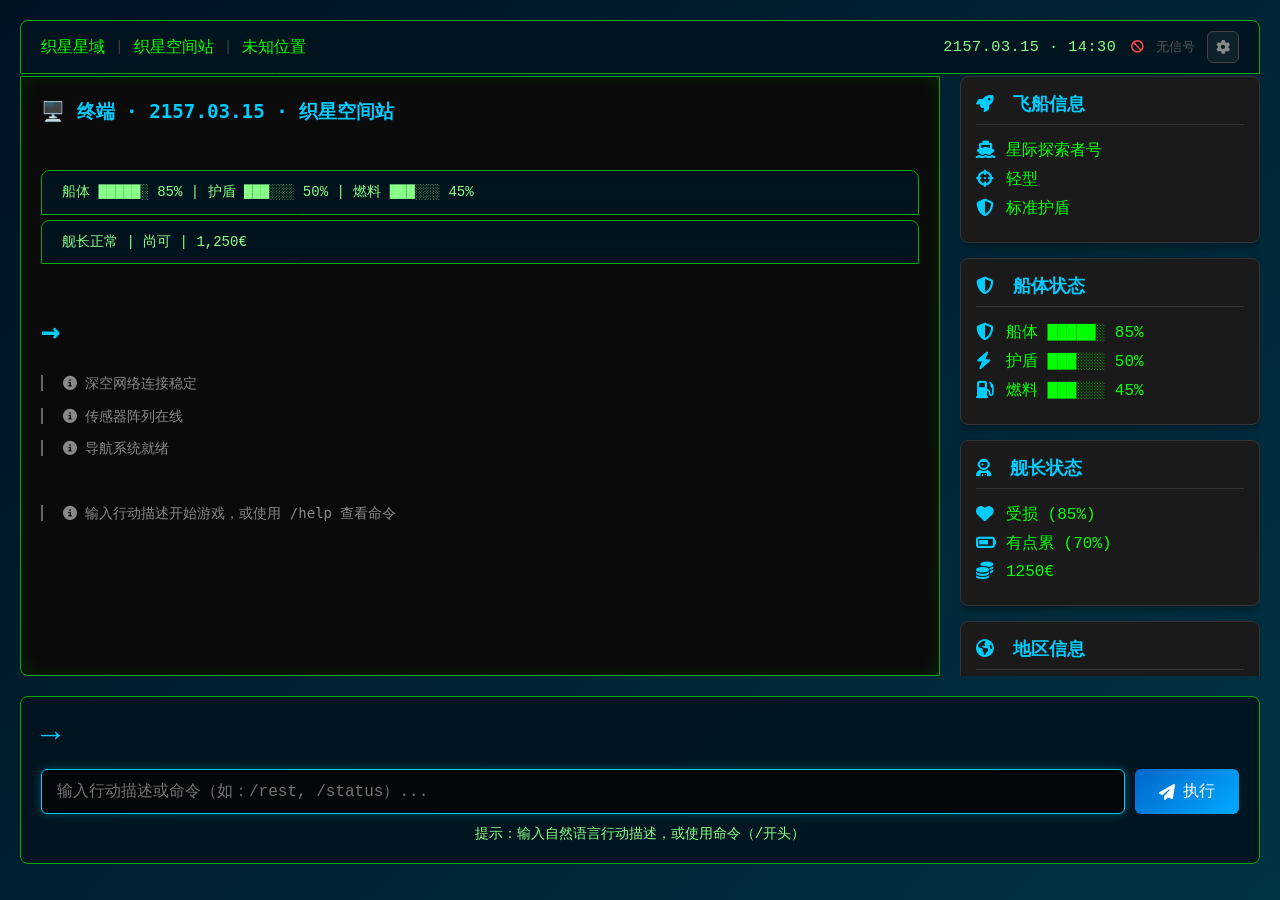
<file: space-rpg-h5/index.html>
<!DOCTYPE html>
<html lang="zh-CN">
<head>
    <meta charset="UTF-8">
    <meta name="viewport" content="width=device-width, initial-scale=1.0">
    <title>星际探索者号 - 船载终端</title>
    <link rel="stylesheet" href="css/terminal.css">
    <link rel="stylesheet" href="css/game.css">
    <link rel="stylesheet" href="css/settings.css">
    <link rel="stylesheet" href="css/wizard.css">
    <link rel="stylesheet" href="https://cdnjs.cloudflare.com/ajax/libs/font-awesome/6.4.0/css/all.min.css">
</head>
<body>
    <div class="container">
        <!-- 顶部状态栏 -->
        <div class="status-bar">
            <div class="status-bar-left">
                <span class="sector-info" id="sector-info">加载中...</span>
                <span class="status-sep">|</span>
                <span class="region-info" id="region-info">--</span>
                <span class="status-sep">|</span>
                <span class="location-info" id="location-info">--</span>
            </div>
            <div class="status-bar-center" id="game-time">--:--</div>
            <div class="status-bar-right">
                <div class="connection-status">
                    <i class="fas fa-signal"></i> 深空网络
                </div>
                <button class="settings-btn-inline" id="settings-btn" title="终端设置">
                    <i class="fas fa-cog"></i>
                </button>
            </div>
        </div>

        <!-- 主终端界面 -->
        <div class="terminal-container">
            <!-- 左侧：终端输出区 -->
            <div class="terminal-output" id="terminal-output">
                <!-- 终端输出内容将通过JS动态生成 -->
                <div class="terminal-line">
                    <span class="prompt">&gt;</span> <span class="command">系统初始化...</span>
                </div>
                <div class="terminal-line">
                    <span class="prompt">&gt;</span> <span class="command">加载船载AI核心...</span>
                </div>
                <div class="terminal-line">
                    <span class="prompt">&gt;</span> <span class="command">连接深空网络...</span>
                </div>
                <div class="terminal-line">
                    <span class="prompt success">&gt;</span> <span class="command">系统就绪。欢迎回来，舰长。</span>
                </div>
            </div>

            <!-- 右侧：状态面板 -->
            <div class="status-panel">
                <!-- 飞船信息（顶部） -->
                <div class="status-card">
                    <h3><i class="fas fa-rocket"></i> 飞船信息</h3>
                    <div class="status-item">
                        <span class="status-icon"><i class="fas fa-ship"></i></span>
                        <span class="status-value" id="ship-name-display">加载中...</span>
                    </div>
                    <div class="status-item">
                        <span class="status-icon"><i class="fas fa-crosshairs"></i></span>
                        <span class="status-value" id="ship-armament">--</span>
                    </div>
                    <div class="status-item">
                        <span class="status-icon"><i class="fas fa-shield-alt"></i></span>
                        <span class="status-value" id="ship-defense">--</span>
                    </div>
                </div>

                <!-- 船体状态（合并船体、护盾、燃料） -->
                <div class="status-card">
                    <h3><i class="fas fa-shield-alt"></i> 船体状态</h3>
                    <div class="status-item">
                        <span class="status-icon"><i class="fas fa-shield-alt"></i></span>
                        <span class="status-value" id="hull-label">░░░░░░ --%</span>
                    </div>
                    <div class="status-item">
                        <span class="status-icon"><i class="fas fa-bolt"></i></span>
                        <span class="status-value" id="shield-label">░░░░░░ --%</span>
                    </div>
                    <div class="status-item">
                        <span class="status-icon"><i class="fas fa-gas-pump"></i></span>
                        <span class="status-value" id="fuel-label">░░░░░░ --%</span>
                    </div>
                </div>

                <!-- 舰长状态 -->
                <div class="status-card">
                    <h3><i class="fas fa-user-astronaut"></i> 舰长状态</h3>
                    <div class="status-item">
                        <span class="status-icon"><i class="fas fa-heart"></i></span>
                        <span class="status-value" id="captain-health">--</span>
                    </div>
                    <div class="status-item">
                        <span class="status-icon"><i class="fas fa-battery-three-quarters"></i></span>
                        <span class="status-value" id="captain-energy">--</span>
                    </div>
                    <div class="status-item">
                        <span class="status-icon"><i class="fas fa-coins"></i></span>
                        <span class="status-value" id="credits">--€</span>
                    </div>
                </div>

                <!-- 地区信息（独立面板） -->
                <div class="status-card">
                    <h3><i class="fas fa-globe-americas"></i> 地区信息</h3>
                    <div class="status-item">
                        <span class="status-icon"><i class="fas fa-map-pin"></i></span>
                        <span class="status-value" id="location-display">加载中...</span>
                    </div>
                    <div class="status-item">
                        <span class="status-icon"><i class="fas fa-shield"></i></span>
                        <span class="status-value" id="security-level">--</span>
                    </div>
                    <div class="status-item">
                        <span class="status-icon"><i class="fas fa-weight-hanging"></i></span>
                        <span class="status-value" id="gravity">--</span>
                    </div>
                </div>

                <!-- 近期任务 -->
                <div class="status-card">
                    <h3><i class="fas fa-tasks"></i> 近期任务</h3>
                    <div class="recent-missions" id="recent-missions">
                        <!-- 动态生成 -->
                        <div class="mission-item">
                            <i class="fas fa-spinner fa-pulse"></i> 加载中...
                        </div>
                    </div>
                    <div class="mission-actions">
                        <button class="mission-btn" onclick="UI.showMissionDetails()">
                            <i class="fas fa-info-circle"></i> 详情
                        </button>
                        <button class="mission-btn" onclick="UI.switchMission()">
                            <i class="fas fa-exchange-alt"></i> 切换
                        </button>
                    </div>
                </div>

                <!-- 快速命令 -->
                <div class="status-card">
                    <h3><i class="fas fa-terminal"></i> 快速命令</h3>
                    <div class="quick-commands">
                        <button class="cmd-btn" onclick="Game.command('/status')">
                            <i class="fas fa-chart-bar"></i> 状态
                        </button>
                        <button class="cmd-btn" onclick="Game.command('/inventory')">
                            <i class="fas fa-box-open"></i> 物品
                        </button>
                        <button class="cmd-btn" onclick="Game.command('/rest')">
                            <i class="fas fa-bed"></i> 休息
                        </button>
                        <button class="cmd-btn" onclick="Game.command('/missions')">
                            <i class="fas fa-tasks"></i> 任务
                        </button>
                        <button class="cmd-btn" onclick="Game.command('/map')">
                            <i class="fas fa-map"></i> 星图
                        </button>
                        <button class="cmd-btn" onclick="Game.command('/agents')">
                            <i class="fas fa-users"></i> 代理人
                        </button>
                        <button class="cmd-btn" onclick="Game.command('/port')">
                            <i class="fas fa-anchor"></i> 港口服务
                        </button>
                        <button class="cmd-btn" onclick="Game.command('/history')">
                            <i class="fas fa-history"></i> 历史
                        </button>
                        <button class="cmd-btn" onclick="Game.command('/worldbuild')">
                            <i class="fas fa-globe"></i> 世界观
                        </button>
                        <button class="cmd-btn" onclick="Game.command('/save')">
                            <i class="fas fa-save"></i> 保存
                        </button>
                        <button class="cmd-btn" onclick="Game.command('/help')">
                            <i class="fas fa-question-circle"></i> 帮助
                        </button>
                    </div>
                </div>
            </div>
        </div>

        <!-- 底部输入区 -->
        <div class="input-area">
            <div class="input-prompt">
                <span class="prompt-large">→</span>
            </div>
            <div class="input-container">
                <input type="text" id="command-input" placeholder="输入行动描述或命令（如：/rest, /status）..." autocomplete="off">
                <button id="send-btn" onclick="sendCommand()">
                    <i class="fas fa-paper-plane"></i> 执行
                </button>
            </div>
            <div class="input-hint">
                提示：输入自然语言行动描述，或使用命令（/开头）
            </div>
        </div>

        <!-- 幕间休息模态框 -->
        <div id="rest-modal" class="modal">
            <div class="modal-content">
                <div class="modal-header">
                    <h2><i class="fas fa-bed"></i> 幕间休息</h2>
                    <span class="close" onclick="closeModal('rest-modal')">&times;</span>
                </div>
                <div class="modal-body">
                    <div id="rest-conditions-check"></div>
                    <div id="rest-options" style="display: none;">
                        <h3>选择休息类型：</h3>
                        <div class="rest-option" onclick="Game.performRest('full')">
                            <h4><i class="fas fa-star"></i> 完整休息</h4>
                            <p>满足所有条件，完整恢复状态</p>
                            <small>消耗：1个能量块</small>
                        </div>
                        <div class="rest-option" onclick="Game.performRest('simple')">
                            <h4><i class="fas fa-moon"></i> 简易休息</h4>
                            <p>仅需不在战斗中，部分恢复</p>
                            <small>无消耗，恢复效果减半</small>
                        </div>
                        <div class="rest-option emergency" onclick="Game.performRest('emergency')">
                            <h4><i class="fas fa-exclamation-triangle"></i> 紧急休息</h4>
                            <p>无条件，极少恢复+负面状态</p>
                            <small>警告：可能导致状态下降</small>
                        </div>
                    </div>
                </div>
            </div>
        </div>
    </div>

    <!-- JavaScript文件 -->
    <script src="js/default-config.js"></script>
    <script src="js/world-build-wizard.js"></script>
    <script src="js/game-state.js"></script>
    <script src="js/world-lore.js"></script>
    <script src="js/tools.js"></script>
    <script src="js/act-manager.js"></script>
    <script src="js/validator.js"></script>
    <script src="js/api-manager.js"></script>
    <script src="js/settings-manager.js"></script>
    <script src="js/game-core.js"></script>
    <script src="js/ui-manager.js"></script>
    <script src="js/main.js"></script>
</body>
</html>
</file>
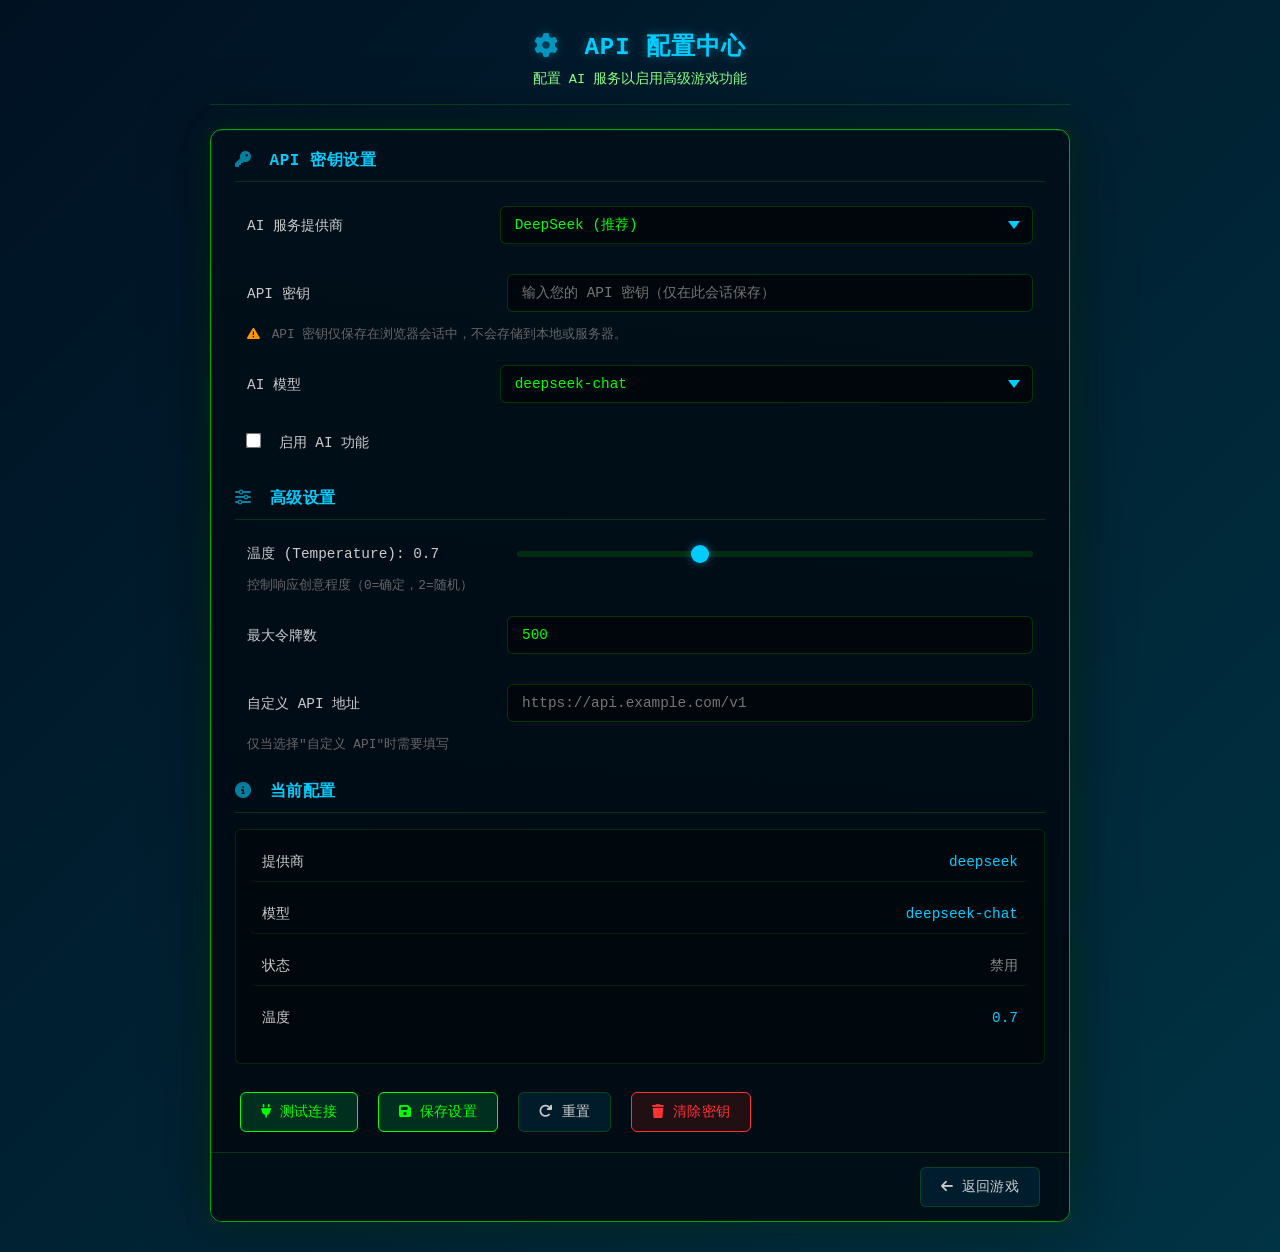
<file: space-rpg-h5/api-settings.html>
<!DOCTYPE html>
<html lang="zh-CN">
<head>
    <meta charset="UTF-8">
    <meta name="viewport" content="width=device-width, initial-scale=1.0">
    <title>API 设置 - 星际探索者号</title>
    <link rel="stylesheet" href="css/terminal.css">
    <link rel="stylesheet" href="css/settings.css">
    <link rel="stylesheet" href="https://cdnjs.cloudflare.com/ajax/libs/font-awesome/6.4.0/css/all.min.css">
    <style>
        /* 独立页面布局适配 */
        body {
            padding: 30px 20px;
            display: flex;
            justify-content: center;
            align-items: flex-start;
            min-height: 100vh;
        }

        .page-container {
            width: 100%;
            max-width: 860px;
        }

        /* 页面标题 */
        .page-header {
            text-align: center;
            margin-bottom: 24px;
            padding-bottom: 16px;
            border-bottom: 1px solid rgba(0, 170, 0, 0.3);
        }

        .page-header h1 {
            color: var(--accent-color, #00ccff);
            font-size: 1.5rem;
            margin: 0 0 8px 0;
            font-family: 'Courier New', monospace;
            letter-spacing: 1px;
            text-shadow: 0 0 10px rgba(0, 204, 255, 0.4);
        }

        .page-header h1 i {
            margin-right: 10px;
            opacity: 0.7;
        }

        .page-header p {
            color: #88ff88;
            font-size: 0.85rem;
            margin: 0;
        }

        /* 使用 settings.css 的面板样式作为主体容器 */
        .page-panel {
            background: linear-gradient(180deg, rgba(0, 15, 25, 0.97) 0%, rgba(0, 10, 18, 0.99) 100%);
            border: 1px solid var(--terminal-border, #00aa00);
            border-radius: 12px;
            box-shadow:
                0 0 30px rgba(0, 170, 0, 0.15),
                0 0 60px rgba(0, 0, 0, 0.5),
                inset 0 1px 0 rgba(0, 204, 255, 0.08);
            overflow: hidden;
        }

        /* 返回链接 */
        .link-back {
            text-align: center;
            margin-top: 24px;
            padding-top: 16px;
            border-top: 1px solid rgba(0, 170, 0, 0.2);
        }

        .link-back a {
            color: var(--accent-color, #00ccff);
            text-decoration: none;
            font-family: 'Courier New', monospace;
            font-size: 0.9rem;
            transition: all 0.25s ease;
        }

        .link-back a:hover {
            color: var(--terminal-text, #00ff00);
            text-shadow: 0 0 8px rgba(0, 255, 0, 0.4);
        }

        .link-back a i {
            margin-right: 6px;
        }

        /* 状态消息复用 settings.css 的 .api-status */
        .status-message {
            display: none;
        }

        .status-message.success {
            display: block;
        }

        .status-message.error {
            display: block;
        }

        .status-message.info {
            display: block;
        }
    </style>
</head>
<body>
    <div class="page-container">
        <!-- 页面标题 -->
        <div class="page-header">
            <h1><i class="fas fa-cog"></i> API 配置中心</h1>
            <p>配置 AI 服务以启用高级游戏功能</p>
        </div>

        <div class="page-panel">
            <!-- 状态消息 -->
            <div id="statusMessage" class="api-status" style="display:none; margin:20px 24px 0;"></div>

            <!-- 标签页内容区 -->
            <div class="settings-tab-content" style="max-height:none;">
                <!-- API 密钥设置 -->
                <div class="settings-tab-pane active">
                    <div class="settings-group">
                        <h3><i class="fas fa-key"></i> API 密钥设置</h3>

                        <div class="settings-item">
                            <label for="apiProvider">AI 服务提供商</label>
                            <select id="apiProvider" onchange="updateProviderInfo()">
                                <option value="deepseek">DeepSeek (推荐)</option>
                                <option value="openai">OpenAI (GPT)</option>
                                <option value="claude">Claude (Anthropic)</option>
                                <option value="qwen">Qwen (阿里云)</option>
                                <option value="glm">GLM (智谱)</option>
                                <option value="custom">自定义 API</option>
                            </select>
                        </div>

                        <div class="settings-item">
                            <label for="apiKey">API 密钥</label>
                            <input type="password" id="apiKey" placeholder="输入您的 API 密钥（仅在此会话保存）">
                        </div>
                        <div style="font-size:0.8rem;color:#666;margin:-8px 12px 14px;padding-left:0;">
                            <i class="fas fa-exclamation-triangle" style="color:var(--warning-color,#ff9900);margin-right:4px;"></i>
                            API 密钥仅保存在浏览器会话中，不会存储到本地或服务器。
                        </div>

                        <div class="settings-item">
                            <label for="apiModel">AI 模型</label>
                            <select id="apiModel">
                                <option>加载中...</option>
                            </select>
                        </div>

                        <div class="settings-item">
                            <label for="enableAPI">
                                <input type="checkbox" id="enableAPI"> 启用 AI 功能
                            </label>
                        </div>
                    </div>

                    <!-- 高级设置 -->
                    <div class="settings-group">
                        <h3><i class="fas fa-sliders-h"></i> 高级设置</h3>

                        <div class="settings-item">
                            <label for="temperature">温度 (Temperature): <span id="tempValue">0.7</span></label>
                            <input type="range" id="temperature" min="0" max="2" step="0.1" value="0.7"
                                   oninput="document.getElementById('tempValue').textContent = this.value">
                        </div>
                        <div style="font-size:0.8rem;color:#666;margin:-8px 12px 14px;">
                            控制响应创意程度（0=确定，2=随机）
                        </div>

                        <div class="settings-item">
                            <label for="maxTokens">最大令牌数</label>
                            <input type="number" id="maxTokens" value="500" min="100" max="4000" step="100">
                        </div>

                        <div class="settings-item">
                            <label for="customBaseURL">自定义 API 地址</label>
                            <input type="text" id="customBaseURL" placeholder="https://api.example.com/v1">
                        </div>
                        <div style="font-size:0.8rem;color:#666;margin:-8px 12px 14px;">
                            仅当选择"自定义 API"时需要填写
                        </div>
                    </div>

                    <!-- 当前配置 -->
                    <div class="settings-group">
                        <h3><i class="fas fa-info-circle"></i> 当前配置</h3>
                        <div style="background:rgba(0,0,0,0.3);border:1px solid rgba(0,170,0,0.2);border-radius:6px;padding:14px;">
                            <div class="settings-item" style="border-bottom:1px solid rgba(0,170,0,0.15);padding-bottom:10px;">
                                <label>提供商</label>
                                <span id="configProvider" style="color:var(--accent-color,#00ccff);font-family:'Courier New',monospace;font-size:0.9rem;">未配置</span>
                            </div>
                            <div class="settings-item" style="border-bottom:1px solid rgba(0,170,0,0.15);padding-bottom:10px;">
                                <label>模型</label>
                                <span id="configModel" style="color:var(--accent-color,#00ccff);font-family:'Courier New',monospace;font-size:0.9rem;">未配置</span>
                            </div>
                            <div class="settings-item" style="border-bottom:1px solid rgba(0,170,0,0.15);padding-bottom:10px;">
                                <label>状态</label>
                                <span id="configStatus" style="color:#888;font-family:'Courier New',monospace;font-size:0.9rem;">禁用</span>
                            </div>
                            <div class="settings-item">
                                <label>温度</label>
                                <span id="configTemp" style="color:var(--accent-color,#00ccff);font-family:'Courier New',monospace;font-size:0.9rem;">0.7</span>
                            </div>
                        </div>
                    </div>

                    <!-- 操作按钮 -->
                    <div class="settings-actions">
                        <button class="settings-btn primary" onclick="testConnection()">
                            <i class="fas fa-plug"></i> 测试连接
                        </button>
                        <button class="settings-btn primary" onclick="saveSettings()">
                            <i class="fas fa-save"></i> 保存设置
                        </button>
                        <button class="settings-btn" onclick="resetSettings()">
                            <i class="fas fa-redo"></i> 重置
                        </button>
                        <button class="settings-btn danger" onclick="clearApiKey()">
                            <i class="fas fa-trash"></i> 清除密钥
                        </button>
                    </div>
                </div>
            </div>

            <!-- 底部栏 -->
            <div class="settings-modal-footer">
                <a href="index.html" class="settings-btn" style="text-decoration:none;">
                    <i class="fas fa-arrow-left"></i> 返回游戏
                </a>
            </div>
        </div>
    </div>

    <!-- 脚本 -->
    <script src="js/api-manager.js"></script>
    <script>
        // 初始化页面
        window.addEventListener('DOMContentLoaded', function() {
            loadSettings();
            updateProviderInfo();
        });

        // 加载设置
        function loadSettings() {
            const apiManager = window.APIManager.instance;
            const config = apiManager.getConfig();

            document.getElementById('apiProvider').value = config.currentProvider;
            document.getElementById('apiModel').value = config.currentModel;
            document.getElementById('temperature').value = config.temperature;
            document.getElementById('tempValue').textContent = config.temperature;
            document.getElementById('maxTokens').value = config.maxTokens;
            document.getElementById('customBaseURL').value = config.customBaseURL || '';
            document.getElementById('enableAPI').checked = config.enabled;

            updateConfigDisplay();
        }

        // 更新提供商信息
        function updateProviderInfo() {
            const provider = document.getElementById('apiProvider').value;
            const apiManager = window.APIManager.instance;
            const models = apiManager.getAvailableModels(provider);

            const modelSelect = document.getElementById('apiModel');
            modelSelect.innerHTML = '';

            models.forEach(model => {
                const option = document.createElement('option');
                option.value = model;
                option.textContent = model;
                modelSelect.appendChild(option);
            });
        }

        // 保存设置
        function saveSettings() {
            const apiKey = document.getElementById('apiKey').value.trim();
            const provider = document.getElementById('apiProvider').value;
            const model = document.getElementById('apiModel').value;
            const temperature = parseFloat(document.getElementById('temperature').value);
            const maxTokens = parseInt(document.getElementById('maxTokens').value);
            const customBaseURL = document.getElementById('customBaseURL').value.trim();
            const enabled = document.getElementById('enableAPI').checked;

            if (enabled && !apiKey) {
                showMessage('请输入 API 密钥', 'error');
                return;
            }

            try {
                const apiManager = window.APIManager.instance;

                apiManager.updateConfig({
                    apiKey: apiKey,
                    currentProvider: provider,
                    currentModel: model,
                    temperature: temperature,
                    maxTokens: maxTokens,
                    customBaseURL: customBaseURL,
                    enabled: enabled
                });

                if (apiKey) {
                    apiManager.saveApiKeyToSession();
                }

                updateConfigDisplay();
                showMessage('设置已保存', 'success');
            } catch (error) {
                showMessage('保存失败: ' + error.message, 'error');
            }
        }

        // 测试连接
        async function testConnection() {
            const apiKey = document.getElementById('apiKey').value.trim();

            if (!apiKey) {
                showMessage('请先输入 API 密钥', 'error');
                return;
            }

            try {
                showMessage('正在测试连接...', 'info');

                const apiManager = window.APIManager.instance;
                apiManager.apiKey = apiKey;

                const result = await apiManager.testConnection();

                if (result.success) {
                    showMessage(result.message, 'success');
                } else {
                    showMessage(result.message, 'error');
                }
            } catch (error) {
                showMessage('测试失败: ' + error.message, 'error');
            }
        }

        // 重置设置
        function resetSettings() {
            if (confirm('确定要重置所有设置吗？')) {
                document.getElementById('apiKey').value = '';
                document.getElementById('apiProvider').value = 'deepseek';
                document.getElementById('temperature').value = 0.7;
                document.getElementById('tempValue').textContent = '0.7';
                document.getElementById('maxTokens').value = 500;
                document.getElementById('customBaseURL').value = '';
                document.getElementById('enableAPI').checked = false;

                updateProviderInfo();
                showMessage('设置已重置', 'success');
            }
        }

        // 清除 API 密钥
        function clearApiKey() {
            if (confirm('确定要清除 API 密钥吗？')) {
                const apiManager = window.APIManager.instance;
                apiManager.clearApiKeyFromSession();
                document.getElementById('apiKey').value = '';
                document.getElementById('enableAPI').checked = false;
                updateConfigDisplay();
                showMessage('API 密钥已清除', 'success');
            }
        }

        // 更新配置显示
        function updateConfigDisplay() {
            const apiManager = window.APIManager.instance;
            const config = apiManager.getConfig();

            document.getElementById('configProvider').textContent = config.currentProvider;
            document.getElementById('configModel').textContent = config.currentModel;
            document.getElementById('configStatus').textContent = config.enabled ? '启用' : '禁用';
            document.getElementById('configStatus').style.color = config.enabled ? 'var(--success-color,#33cc33)' : '#888';
            document.getElementById('configTemp').textContent = config.temperature;
        }

        // 显示消息
        function showMessage(message, type) {
            const messageEl = document.getElementById('statusMessage');
            messageEl.style.display = 'block';
            messageEl.className = 'api-status ' + type;

            let icon = '';
            switch (type) {
                case 'success':
                    icon = '<i class="fas fa-check-circle"></i> ';
                    break;
                case 'error':
                    icon = '<i class="fas fa-times-circle"></i> ';
                    break;
                case 'info':
                    icon = '<i class="fas fa-info-circle"></i> ';
                    break;
            }

            messageEl.innerHTML = icon + message;
        }
    </script>
</body>
</html>
</file>
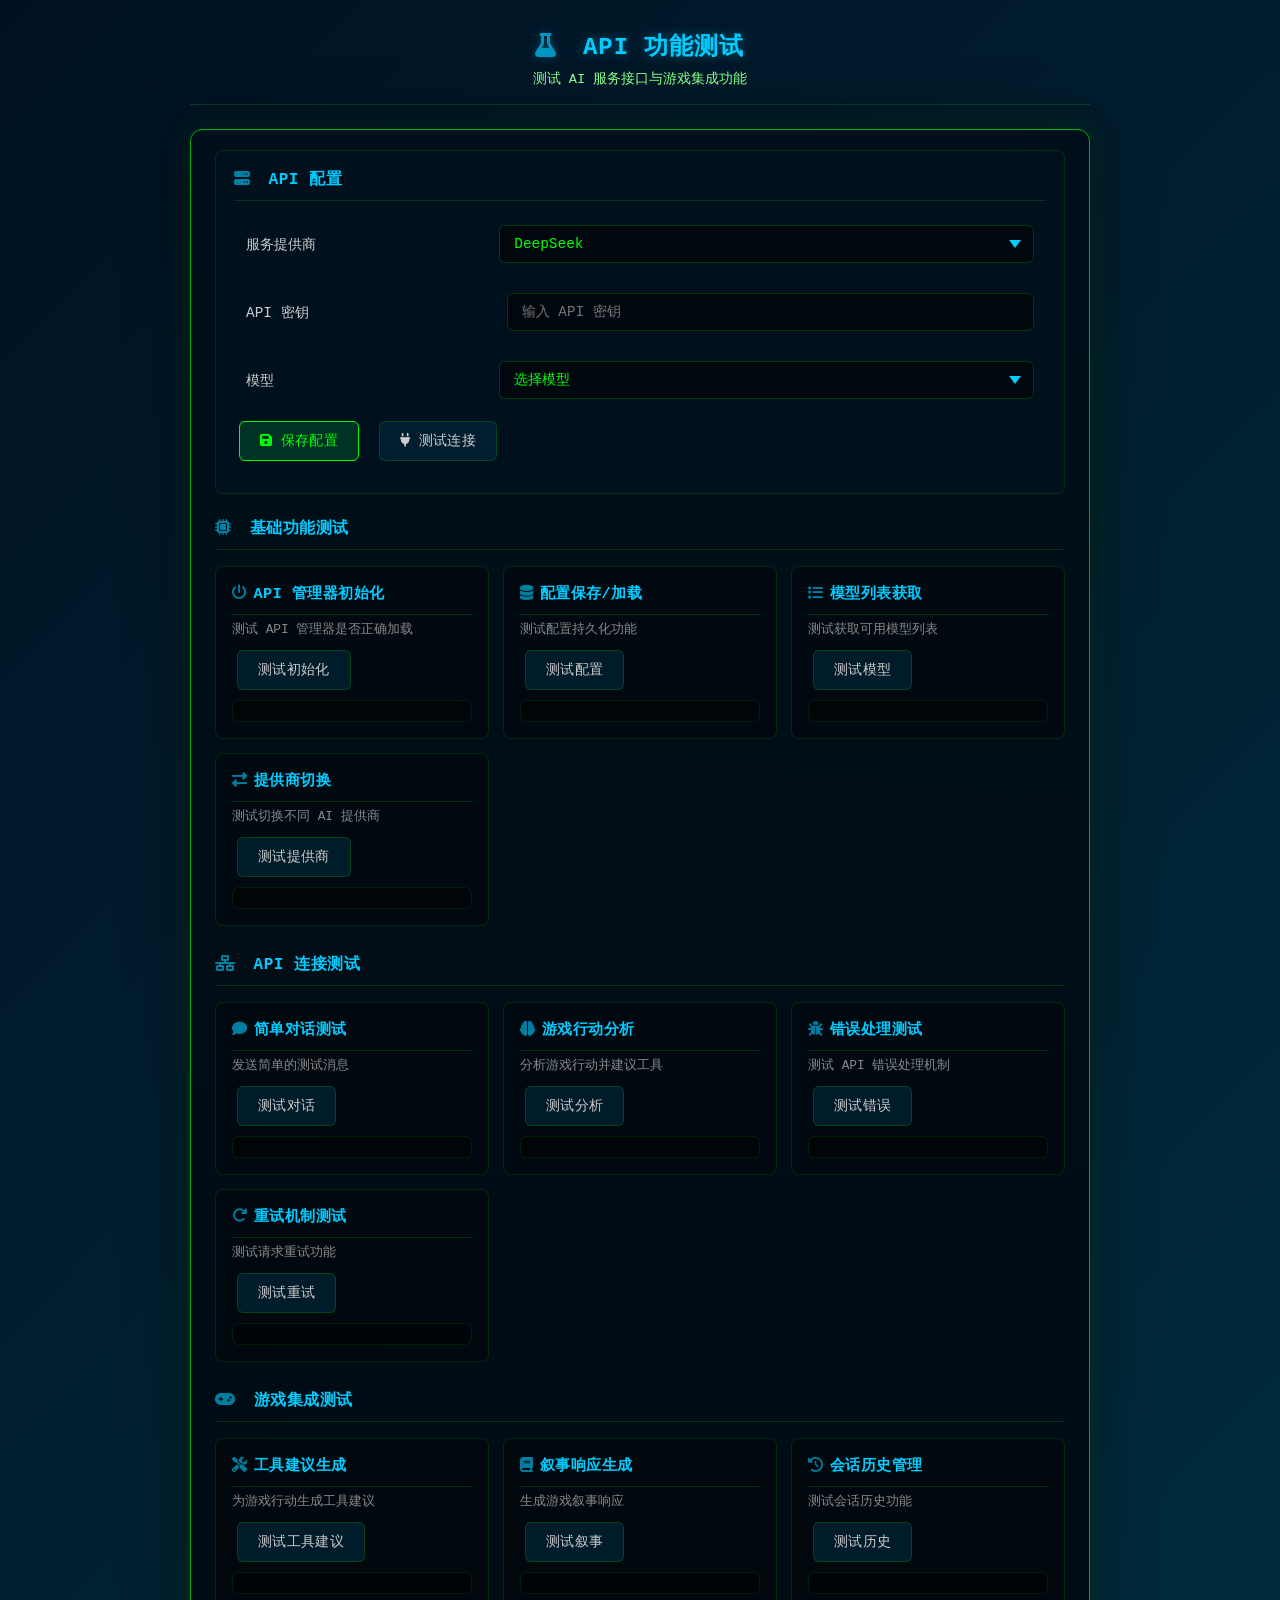
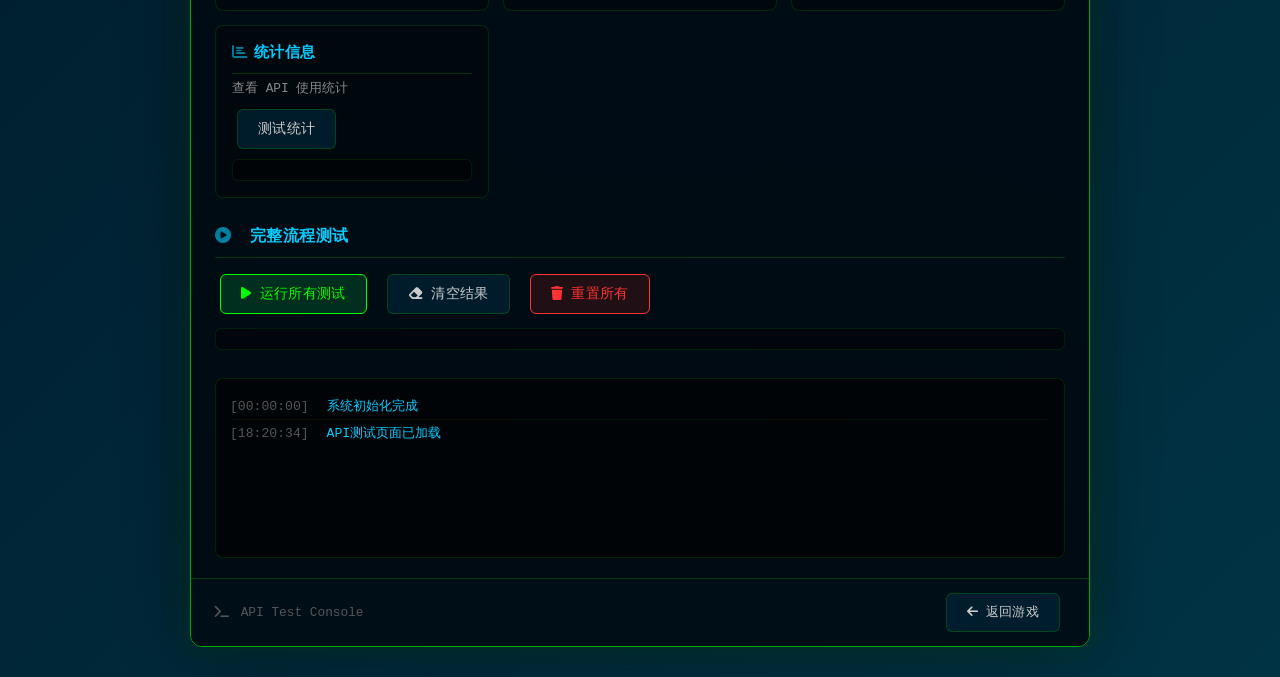
<file: space-rpg-h5/api-test.html>
<!DOCTYPE html>
<html lang="zh-CN">
<head>
    <meta charset="UTF-8">
    <meta name="viewport" content="width=device-width, initial-scale=1.0">
    <title>太空RPG API功能测试</title>
    <link rel="stylesheet" href="css/terminal.css">
    <link rel="stylesheet" href="css/settings.css">
    <link rel="stylesheet" href="https://cdnjs.cloudflare.com/ajax/libs/font-awesome/6.4.0/css/all.min.css">
    <style>
        /* 独立页面布局适配 */
        body {
            padding: 30px 20px;
            display: flex;
            justify-content: center;
            align-items: flex-start;
            min-height: 100vh;
        }

        .page-container {
            width: 100%;
            max-width: 900px;
        }

        .page-header {
            text-align: center;
            margin-bottom: 24px;
            padding-bottom: 16px;
            border-bottom: 1px solid rgba(0, 170, 0, 0.3);
        }

        .page-header h1 {
            color: var(--accent-color, #00ccff);
            font-size: 1.5rem;
            margin: 0 0 8px 0;
            font-family: 'Courier New', monospace;
            letter-spacing: 1px;
            text-shadow: 0 0 10px rgba(0, 204, 255, 0.4);
        }

        .page-header h1 i {
            margin-right: 10px;
            opacity: 0.7;
        }

        .page-header p {
            color: #88ff88;
            font-size: 0.85rem;
            margin: 0;
        }

        .page-panel {
            background: linear-gradient(180deg, rgba(0, 15, 25, 0.97) 0%, rgba(0, 10, 18, 0.99) 100%);
            border: 1px solid var(--terminal-border, #00aa00);
            border-radius: 12px;
            box-shadow:
                0 0 30px rgba(0, 170, 0, 0.15),
                0 0 60px rgba(0, 0, 0, 0.5),
                inset 0 1px 0 rgba(0, 204, 255, 0.08);
            overflow: hidden;
        }

        .panel-content {
            padding: 20px 24px;
            max-height: none;
        }

        /* 测试卡片网格 */
        .test-grid {
            display: grid;
            grid-template-columns: repeat(auto-fill, minmax(260px, 1fr));
            gap: 14px;
            margin-top: 12px;
        }

        .test-card {
            background: rgba(0, 0, 0, 0.3);
            border: 1px solid rgba(0, 170, 0, 0.2);
            border-radius: 8px;
            padding: 16px;
            transition: all 0.25s ease;
        }

        .test-card:hover {
            border-color: var(--accent-color, #00ccff);
            background: rgba(0, 20, 40, 0.4);
            transform: translateY(-2px);
            box-shadow: 0 4px 12px rgba(0, 0, 0, 0.3);
        }

        .test-card h3 {
            color: var(--accent-color, #00ccff);
            font-size: 0.95rem;
            margin: 0 0 6px 0;
            font-family: 'Courier New', monospace;
        }

        .test-card p {
            color: #888;
            font-size: 0.8rem;
            margin: 0 0 12px 0;
        }

        /* 测试结果 */
        .test-result {
            margin-top: 10px;
            padding: 10px 12px;
            background: rgba(0, 0, 0, 0.4);
            border: 1px solid rgba(0, 170, 0, 0.15);
            border-radius: 6px;
            font-family: 'Courier New', monospace;
            white-space: pre-wrap;
            max-height: 200px;
            overflow-y: auto;
            font-size: 0.85rem;
            color: #cccccc;
            line-height: 1.5;
        }

        /* 状态指示器 */
        .status-indicator {
            display: inline-block;
            width: 10px;
            height: 10px;
            border-radius: 50%;
            margin-right: 8px;
        }

        .status-indicator.ok {
            background: var(--success-color, #33cc33);
            box-shadow: 0 0 6px rgba(51, 204, 51, 0.5);
        }

        .status-indicator.warning {
            background: var(--warning-color, #ff9900);
            box-shadow: 0 0 6px rgba(255, 153, 0, 0.5);
        }

        .status-indicator.error {
            background: var(--danger-color, #ff3333);
            box-shadow: 0 0 6px rgba(255, 51, 51, 0.5);
        }

        /* API 配置区域 */
        .api-config-section {
            background: rgba(0, 20, 40, 0.3);
            border: 1px solid rgba(0, 170, 0, 0.2);
            border-radius: 8px;
            padding: 18px;
            margin-bottom: 24px;
        }

        /* 日志输出 */
        .log-output {
            background: rgba(0, 0, 0, 0.6);
            border: 1px solid rgba(0, 170, 0, 0.2);
            border-radius: 8px;
            padding: 14px;
            font-family: 'Courier New', monospace;
            font-size: 0.82rem;
            height: 180px;
            overflow-y: auto;
            margin-top: 20px;
        }

        .log-entry {
            padding: 4px 0;
            border-bottom: 1px solid rgba(0, 170, 0, 0.08);
        }

        .log-entry:last-child {
            border-bottom: none;
        }

        .log-time {
            color: #555;
            margin-right: 10px;
        }

        .log-info {
            color: var(--accent-color, #00ccff);
        }

        .log-warning {
            color: var(--warning-color, #ff9900);
        }

        .log-error {
            color: var(--danger-color, #ff3333);
        }

        .log-success {
            color: var(--success-color, #33cc33);
            font-weight: bold;
        }

        /* 底部返回 */
        .panel-footer {
            padding: 14px 24px;
            background: rgba(0, 15, 25, 0.9);
            border-top: 1px solid rgba(0, 170, 0, 0.25);
            display: flex;
            justify-content: space-between;
            align-items: center;
        }

        /* 全流程操作栏 */
        .full-test-actions {
            display: flex;
            flex-wrap: wrap;
            gap: 10px;
            margin-top: 14px;
        }

        @media (max-width: 768px) {
            body {
                padding: 16px 10px;
            }
            .test-grid {
                grid-template-columns: 1fr;
            }
        }
    </style>
</head>
<body>
    <div class="page-container">
        <!-- 页面标题 -->
        <div class="page-header">
            <h1><i class="fas fa-flask"></i> API 功能测试</h1>
            <p>测试 AI 服务接口与游戏集成功能</p>
        </div>

        <div class="page-panel">
            <div class="panel-content">
                <!-- API 配置 -->
                <div class="api-config-section">
                    <div class="settings-group" style="margin-bottom:14px;">
                        <h3><i class="fas fa-server"></i> API 配置</h3>
                        <div class="settings-item">
                            <label>服务提供商</label>
                            <select id="provider-select">
                                <option value="deepseek">DeepSeek</option>
                                <option value="openai">OpenAI</option>
                                <option value="claude">Claude</option>
                                <option value="qwen">Qwen</option>
                                <option value="glm">GLM</option>
                                <option value="custom">自定义</option>
                            </select>
                        </div>
                        <div class="settings-item">
                            <label>API 密钥</label>
                            <input type="password" id="api-key-input" placeholder="输入 API 密钥">
                        </div>
                        <div class="settings-item">
                            <label>模型</label>
                            <select id="model-select">
                                <option value="">选择模型</option>
                            </select>
                        </div>
                        <div class="settings-item" id="custom-url-container" style="display:none;">
                            <label>自定义 API 地址</label>
                            <input type="text" id="custom-url" placeholder="仅自定义提供商需要输入">
                        </div>
                        <div class="settings-actions" style="margin-top:12px;">
                            <button class="settings-btn primary" onclick="saveConfig()">
                                <i class="fas fa-save"></i> 保存配置
                            </button>
                            <button class="settings-btn" onclick="testConnection()">
                                <i class="fas fa-plug"></i> 测试连接
                            </button>
                        </div>
                    </div>
                </div>

                <!-- 基础功能测试 -->
                <div class="settings-group">
                    <h3><i class="fas fa-microchip"></i> 基础功能测试</h3>
                    <div class="test-grid">
                        <div class="test-card">
                            <h3><i class="fas fa-power-off" style="margin-right:6px;opacity:0.6;"></i>API 管理器初始化</h3>
                            <p>测试 API 管理器是否正确加载</p>
                            <button class="settings-btn" onclick="testInit()">测试初始化</button>
                            <div id="result-init" class="test-result"></div>
                        </div>
                        <div class="test-card">
                            <h3><i class="fas fa-database" style="margin-right:6px;opacity:0.6;"></i>配置保存/加载</h3>
                            <p>测试配置持久化功能</p>
                            <button class="settings-btn" onclick="testConfig()">测试配置</button>
                            <div id="result-config" class="test-result"></div>
                        </div>
                        <div class="test-card">
                            <h3><i class="fas fa-list" style="margin-right:6px;opacity:0.6;"></i>模型列表获取</h3>
                            <p>测试获取可用模型列表</p>
                            <button class="settings-btn" onclick="testModels()">测试模型</button>
                            <div id="result-models" class="test-result"></div>
                        </div>
                        <div class="test-card">
                            <h3><i class="fas fa-exchange-alt" style="margin-right:6px;opacity:0.6;"></i>提供商切换</h3>
                            <p>测试切换不同 AI 提供商</p>
                            <button class="settings-btn" onclick="testProviders()">测试提供商</button>
                            <div id="result-providers" class="test-result"></div>
                        </div>
                    </div>
                </div>

                <!-- API 连接测试 -->
                <div class="settings-group">
                    <h3><i class="fas fa-network-wired"></i> API 连接测试</h3>
                    <div class="test-grid">
                        <div class="test-card">
                            <h3><i class="fas fa-comment" style="margin-right:6px;opacity:0.6;"></i>简单对话测试</h3>
                            <p>发送简单的测试消息</p>
                            <button class="settings-btn" onclick="testSimpleChat()">测试对话</button>
                            <div id="result-chat" class="test-result"></div>
                        </div>
                        <div class="test-card">
                            <h3><i class="fas fa-brain" style="margin-right:6px;opacity:0.6;"></i>游戏行动分析</h3>
                            <p>分析游戏行动并建议工具</p>
                            <button class="settings-btn" onclick="testActionAnalysis()">测试分析</button>
                            <div id="result-analysis" class="test-result"></div>
                        </div>
                        <div class="test-card">
                            <h3><i class="fas fa-bug" style="margin-right:6px;opacity:0.6;"></i>错误处理测试</h3>
                            <p>测试 API 错误处理机制</p>
                            <button class="settings-btn" onclick="testErrorHandling()">测试错误</button>
                            <div id="result-error" class="test-result"></div>
                        </div>
                        <div class="test-card">
                            <h3><i class="fas fa-redo" style="margin-right:6px;opacity:0.6;"></i>重试机制测试</h3>
                            <p>测试请求重试功能</p>
                            <button class="settings-btn" onclick="testRetry()">测试重试</button>
                            <div id="result-retry" class="test-result"></div>
                        </div>
                    </div>
                </div>

                <!-- 游戏集成测试 -->
                <div class="settings-group">
                    <h3><i class="fas fa-gamepad"></i> 游戏集成测试</h3>
                    <div class="test-grid">
                        <div class="test-card">
                            <h3><i class="fas fa-tools" style="margin-right:6px;opacity:0.6;"></i>工具建议生成</h3>
                            <p>为游戏行动生成工具建议</p>
                            <button class="settings-btn" onclick="testToolSuggestions()">测试工具建议</button>
                            <div id="result-tools" class="test-result"></div>
                        </div>
                        <div class="test-card">
                            <h3><i class="fas fa-book" style="margin-right:6px;opacity:0.6;"></i>叙事响应生成</h3>
                            <p>生成游戏叙事响应</p>
                            <button class="settings-btn" onclick="testNarrative()">测试叙事</button>
                            <div id="result-narrative" class="test-result"></div>
                        </div>
                        <div class="test-card">
                            <h3><i class="fas fa-history" style="margin-right:6px;opacity:0.6;"></i>会话历史管理</h3>
                            <p>测试会话历史功能</p>
                            <button class="settings-btn" onclick="testHistory()">测试历史</button>
                            <div id="result-history" class="test-result"></div>
                        </div>
                        <div class="test-card">
                            <h3><i class="fas fa-chart-bar" style="margin-right:6px;opacity:0.6;"></i>统计信息</h3>
                            <p>查看 API 使用统计</p>
                            <button class="settings-btn" onclick="testStats()">测试统计</button>
                            <div id="result-stats" class="test-result"></div>
                        </div>
                    </div>
                </div>

                <!-- 完整流程测试 -->
                <div class="settings-group">
                    <h3><i class="fas fa-play-circle"></i> 完整流程测试</h3>
                    <div class="full-test-actions">
                        <button class="settings-btn primary" onclick="runAllTests()">
                            <i class="fas fa-play"></i> 运行所有测试
                        </button>
                        <button class="settings-btn" onclick="clearResults()">
                            <i class="fas fa-eraser"></i> 清空结果
                        </button>
                        <button class="settings-btn danger" onclick="resetAll()">
                            <i class="fas fa-trash"></i> 重置所有
                        </button>
                    </div>
                    <div id="full-test-result" class="test-result" style="margin-top:14px;"></div>
                </div>

                <!-- 日志输出 -->
                <div class="log-output" id="log-output">
                    <div class="log-entry"><span class="log-time">[00:00:00]</span> <span class="log-info">系统初始化完成</span></div>
                </div>
            </div>

            <!-- 底部栏 -->
            <div class="panel-footer">
                <span style="font-size:0.8rem;color:#555;font-family:'Courier New',monospace;">
                    <i class="fas fa-terminal" style="margin-right:4px;"></i> API Test Console
                </span>
                <a href="index.html" class="settings-btn" style="text-decoration:none;font-size:0.8rem;">
                    <i class="fas fa-arrow-left"></i> 返回游戏
                </a>
            </div>
        </div>
    </div>

    <script src="js/api-manager.js?v=1.0.1"></script>
    <script>
        // 调试：检查APIManager是否加载
        console.log('调试: 检查APIManager加载状态');
        console.log('APIManager对象:', window.APIManager);
        console.log('APIManager类型:', typeof window.APIManager);
        if (window.APIManager) {
            console.log('APIManager方法:', Object.keys(window.APIManager));
        }

        let logEntries = [];

        // 日志函数
        function log(message, type = 'info') {
            const now = new Date();
            const timeStr = now.toTimeString().split(' ')[0];
            const logDiv = document.getElementById('log-output');

            const entry = {
                time: timeStr,
                message: message,
                type: type
            };

            logEntries.push(entry);

            const logEntry = document.createElement('div');
            logEntry.className = 'log-entry';
            logEntry.innerHTML = `<span class="log-time">[${timeStr}]</span> <span class="log-${type}">${message}</span>`;

            logDiv.appendChild(logEntry);
            logDiv.scrollTop = logDiv.scrollHeight;

            if (logEntries.length > 50) {
                logEntries.shift();
                if (logDiv.children.length > 50) {
                    logDiv.removeChild(logDiv.firstChild);
                }
            }
        }

        // 显示测试结果
        function showResult(elementId, message, success = true) {
            const element = document.getElementById(elementId);
            const statusClass = success ? 'ok' : 'error';
            const statusText = success ? '✓' : '✗';

            element.innerHTML = `<span class="status-indicator ${statusClass}"></span>${statusText} ${message}`;
            element.style.borderColor = success ? 'rgba(51,204,51,0.3)' : 'rgba(255,51,51,0.3)';
        }

        // 保存配置
        function saveConfig() {
            try {
                const provider = document.getElementById('provider-select').value;
                const apiKey = document.getElementById('api-key-input').value;
                const model = document.getElementById('model-select').value;

                const config = {
                    currentProvider: provider,
                    apiKey: apiKey,
                    currentModel: model,
                    enabled: true
                };

                if (provider === 'custom') {
                    const customURL = document.getElementById('custom-url').value;
                    if (customURL.trim()) {
                        config.customBaseURL = customURL.trim();
                    }
                }

                APIManager.updateConfig(config);
                log('配置已保存', 'success');
                showResult('result-config', '配置保存成功', true);
            } catch (error) {
                log(`保存配置失败: ${error.message}`, 'error');
                showResult('result-config', `配置保存失败: ${error.message}`, false);
            }
        }

        // 测试连接
        async function testConnection() {
            try {
                log('开始测试API连接...', 'info');
                const result = await APIManager.testConnection();

                if (result.success) {
                    log(`连接成功: ${result.message}`, 'success');
                    showResult('result-chat', result.message, true);
                } else {
                    log(`连接失败: ${result.message}`, 'error');
                    showResult('result-chat', result.message, false);
                }
            } catch (error) {
                log(`连接测试异常: ${error.message}`, 'error');
                showResult('result-chat', `测试异常: ${error.message}`, false);
            }
        }

        // 测试初始化
        function testInit() {
            try {
                const config = APIManager.getConfig();
                log(`API管理器初始化完成，当前提供商: ${config.currentProvider}`, 'success');
                showResult('result-init', `初始化成功，提供商: ${config.currentProvider}，模型: ${config.currentModel}`, true);
            } catch (error) {
                log(`初始化测试失败: ${error.message}`, 'error');
                showResult('result-init', `初始化失败: ${error.message}`, false);
            }
        }

        // 测试模型列表
        function testModels() {
            try {
                const providers = APIManager.getProviders();
                let resultText = '可用提供商:\n';

                providers.forEach(provider => {
                    const models = APIManager.getAvailableModels(provider);
                    resultText += `\n${provider}: ${models.length}个模型`;
                    if (models.length > 0) {
                        resultText += ` (${models.slice(0, 3).join(', ')}${models.length > 3 ? '...' : ''})`;
                    }
                });

                log('模型列表获取成功', 'success');
                showResult('result-models', '模型列表获取成功', true);
                document.getElementById('result-models').innerHTML += '\n' + resultText;
            } catch (error) {
                log(`模型列表测试失败: ${error.message}`, 'error');
                showResult('result-models', `模型列表失败: ${error.message}`, false);
            }
        }

        // 测试提供商
        function testProviders() {
            try {
                const providers = APIManager.getProviders();
                log(`获取到 ${providers.length} 个提供商`, 'success');
                showResult('result-providers', `获取到 ${providers.length} 个提供商: ${providers.join(', ')}`, true);
            } catch (error) {
                log(`提供商测试失败: ${error.message}`, 'error');
                showResult('result-providers', `提供商测试失败: ${error.message}`, false);
            }
        }

        // 测试简单对话
        async function testSimpleChat() {
            try {
                log('发送测试消息...', 'info');
                const result = await APIManager.sendRequest('你好，请回复"测试成功"');

                if (result.success) {
                    log(`对话成功: ${result.result.substring(0, 50)}...`, 'success');
                    showResult('result-chat', '对话测试成功', true);
                    document.getElementById('result-chat').innerHTML += `\n\n响应: ${result.result}`;
                } else {
                    log(`对话失败: ${result.message}`, 'error');
                    showResult('result-chat', `对话失败: ${result.message}`, false);
                }
            } catch (error) {
                log(`对话测试异常: ${error.message}`, 'error');
                showResult('result-chat', `对话异常: ${error.message}`, false);
            }
        }

        // 测试行动分析
        async function testActionAnalysis() {
            try {
                const gameState = {
                    location: '火星殖民地',
                    status: '正常',
                    resources: {
                        credits: 1000,
                        fuel: 75,
                        energy: 50
                    }
                };

                log('分析游戏行动...', 'info');
                const result = await APIManager.analyzeActionForTools('攻击遇到的海盗', gameState);

                if (result.success) {
                    log(`分析成功，建议工具: ${result.suggestedTools.join(', ')}`, 'success');
                    showResult('result-analysis', '行动分析成功', true);
                    document.getElementById('result-analysis').innerHTML +=
                        `\n\n建议工具: ${result.suggestedTools.join(', ')}\n` +
                        `理由: ${result.reasoning}\n` +
                        `优先级: ${result.priority}`;
                } else {
                    log(`分析失败: ${result.message}`, 'error');
                    showResult('result-analysis', `分析失败: ${result.message}`, false);
                }
            } catch (error) {
                log(`分析测试异常: ${error.message}`, 'error');
                showResult('result-analysis', `分析异常: ${error.message}`, false);
            }
        }

        // 测试错误处理
        async function testErrorHandling() {
            try {
                const originalConfig = APIManager.getConfig();

                APIManager.updateConfig({
                    apiKey: 'invalid-key-123456'
                });

                log('使用错误密钥测试...', 'warning');
                const result = await APIManager.sendRequest('测试错误处理');

                if (result.fallback) {
                    log(`错误处理成功触发了回退机制`, 'success');
                    showResult('result-error', '错误处理测试成功（触发了回退）', true);
                } else {
                    log(`错误处理测试结果: ${result.success ? '成功' : '失败'}`, result.success ? 'success' : 'error');
                    showResult('result-error', `错误处理测试: ${result.success ? '意外成功' : '失败'}`, result.success);
                }

                APIManager.updateConfig(originalConfig);

            } catch (error) {
                log(`错误处理测试异常: ${error.message}`, 'error');
                showResult('result-error', `错误处理异常: ${error.message}`, false);
            }
        }

        // 测试工具建议
        async function testToolSuggestions() {
            try {
                const gameState = {
                    location: '空间站',
                    status: '正常',
                    resources: {
                        credits: 500,
                        fuel: 60,
                        energy: 80
                    }
                };

                const testActions = [
                    '攻击海盗飞船',
                    '购买燃料补给',
                    '尝试修理引擎',
                    '前往月球基地'
                ];

                let results = [];

                for (const action of testActions) {
                    const result = await APIManager.analyzeActionForTools(action, gameState);
                    results.push({
                        action: action,
                        success: result.success,
                        tools: result.suggestedTools,
                        reasoning: result.reasoning
                    });
                }

                log(`工具建议测试完成，${results.filter(r => r.success).length}/${results.length} 成功`, 'success');
                showResult('result-tools', '工具建议测试完成', true);

                let resultText = '\n测试结果:\n';
                results.forEach(r => {
                    resultText += `\n"${r.action}": ${r.success ? '✓' : '✗'}`;
                    if (r.success) {
                        resultText += ` 工具: ${r.tools.join(', ')}`;
                    }
                });

                document.getElementById('result-tools').innerHTML += resultText;

            } catch (error) {
                log(`工具建议测试异常: ${error.message}`, 'error');
                showResult('result-tools', `工具建议异常: ${error.message}`, false);
            }
        }

        // 运行所有测试
        async function runAllTests() {
            const tests = [
                testInit,
                testConfig,
                testModels,
                testProviders,
                testSimpleChat,
                testActionAnalysis,
                testToolSuggestions
            ];

            const fullResult = document.getElementById('full-test-result');
            fullResult.innerHTML = '开始运行所有测试...\n\n';

            let passed = 0;
            let failed = 0;

            for (let i = 0; i < tests.length; i++) {
                const testName = tests[i].name;
                fullResult.innerHTML += `运行测试: ${testName}... `;

                try {
                    await tests[i]();
                    fullResult.innerHTML += '✓\n';
                    passed++;
                } catch (error) {
                    fullResult.innerHTML += `✗ (${error.message})\n`;
                    failed++;
                }
            }

            fullResult.innerHTML += `\n测试完成: ${passed} 通过, ${failed} 失败`;
            fullResult.style.borderColor = failed === 0 ? 'rgba(51,204,51,0.3)' : 'rgba(255,51,51,0.3)';

            log(`所有测试完成: ${passed} 通过, ${failed} 失败`, failed === 0 ? 'success' : 'error');
        }

        // 清空结果
        function clearResults() {
            document.querySelectorAll('.test-result').forEach(el => {
                el.innerHTML = '';
                el.style.borderColor = '';
            });
            log('所有测试结果已清空', 'info');
        }

        // 重置所有
        function resetAll() {
            APIManager.resetStats();
            localStorage.removeItem('spaceRPG_APIConfig');
            window.location.reload();
        }

        // 切换自定义地址输入框的显示
        function toggleCustomURL(provider) {
            const urlContainer = document.getElementById('custom-url-container');
            const urlInput = document.getElementById('custom-url');

            if (provider === 'custom') {
                urlContainer.style.display = 'flex';
                urlInput.placeholder = '输入自定义API地址 (如: https://api.example.com/v1)';
                urlInput.required = true;
            } else {
                urlContainer.style.display = 'none';
                urlInput.value = '';
                urlInput.required = false;
            }
        }

        // 页面加载时初始化
        window.onload = function() {
            log('API测试页面已加载', 'info');

            const config = APIManager.getConfig();
            document.getElementById('provider-select').value = config.currentProvider;
            document.getElementById('api-key-input').value = config.apiKey;
            document.getElementById('model-select').value = config.currentModel;

            if (config.currentProvider === 'custom' && config.customBaseURL) {
                document.getElementById('custom-url').value = config.customBaseURL;
            } else {
                document.getElementById('custom-url').value = '';
            }

            updateModelList();
            toggleCustomURL(config.currentProvider);
        };

        // 更新模型列表
        function updateModelList() {
            const provider = document.getElementById('provider-select').value;
            const models = APIManager.getAvailableModels(provider);
            const modelSelect = document.getElementById('model-select');

            modelSelect.innerHTML = '<option value="">选择模型</option>';
            models.forEach(model => {
                const option = document.createElement('option');
                option.value = model;
                option.textContent = model;
                modelSelect.appendChild(option);
            });

            const config = APIManager.getConfig();
            if (config.currentModel && models.includes(config.currentModel)) {
                modelSelect.value = config.currentModel;
            }
        }

        // 提供商切换时更新模型列表和自定义地址输入框
        document.getElementById('provider-select').addEventListener('change', function() {
            updateModelList();
            toggleCustomURL(this.value);
        });
    </script>
</body>
</html>
</file>
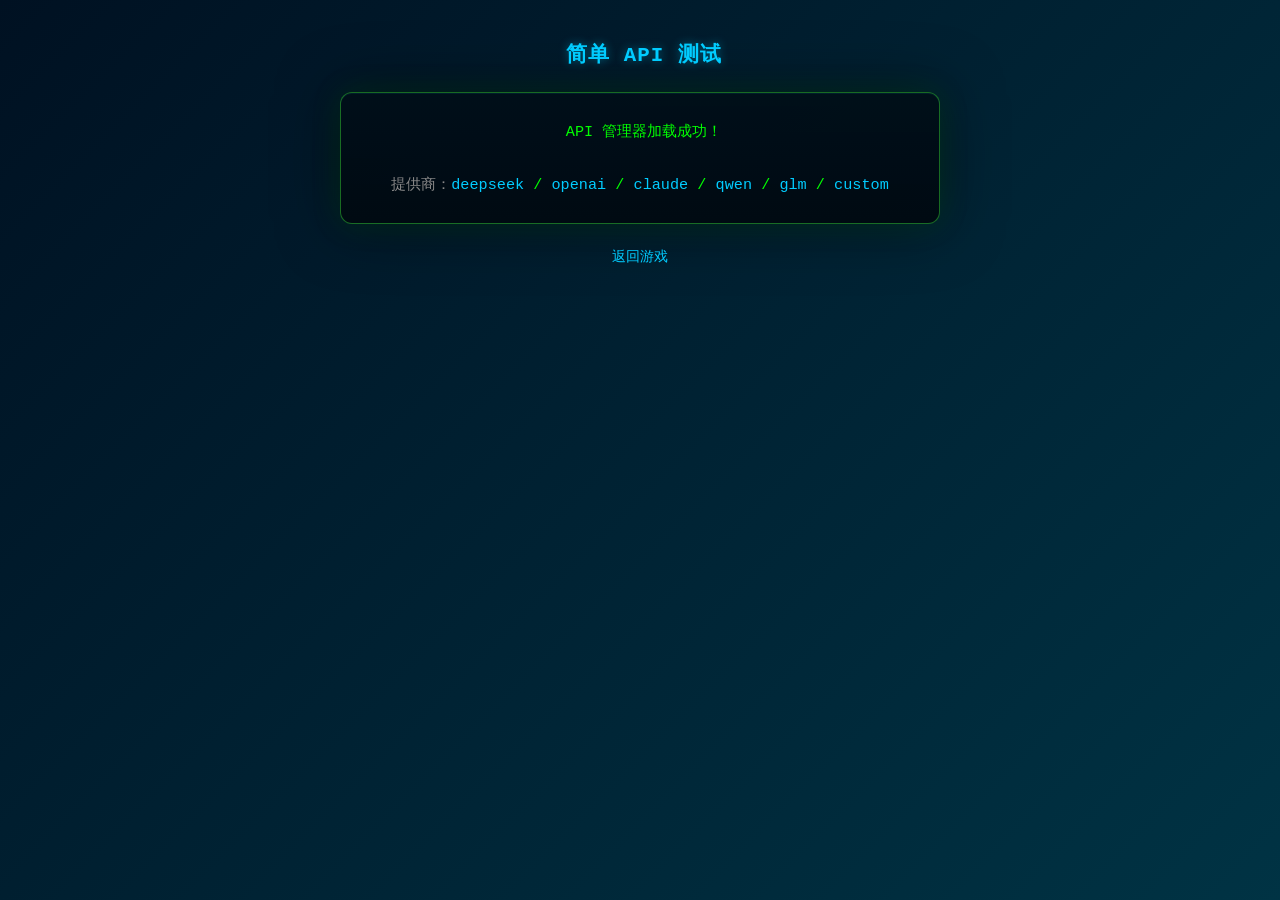
<file: space-rpg-h5/simple-test.html>
<!DOCTYPE html>
<html lang="zh-CN">
<head>
    <meta charset="UTF-8">
    <meta name="viewport" content="width=device-width, initial-scale=1.0">
    <title>简单API测试 - 星际探索者号</title>
    <link rel="stylesheet" href="css/terminal.css">
    <link rel="stylesheet" href="css/settings.css">
    <style>
        /* 独立页面布局适配 */
        body {
            padding: 40px 20px;
            display: flex;
            justify-content: center;
            align-items: flex-start;
            min-height: 100vh;
        }

        .page-container {
            width: 100%;
            max-width: 600px;
            text-align: center;
        }

        .page-header {
            margin-bottom: 24px;
        }

        .page-header h1 {
            color: var(--accent-color, #00ccff);
            font-size: 1.3rem;
            font-family: 'Courier New', monospace;
            letter-spacing: 1px;
            text-shadow: 0 0 10px rgba(0, 204, 255, 0.4);
        }

        .page-header h1 i {
            margin-right: 8px;
            opacity: 0.7;
        }

        .test-result-panel {
            background: linear-gradient(180deg, rgba(0, 15, 25, 0.97) 0%, rgba(0, 10, 18, 0.99) 100%);
            border: 1px solid var(--terminal-border, #00aa00);
            border-radius: 12px;
            box-shadow:
                0 0 30px rgba(0, 170, 0, 0.15),
                0 0 60px rgba(0, 0, 0, 0.5),
                inset 0 1px 0 rgba(0, 204, 255, 0.08);
            padding: 24px;
            font-family: 'Courier New', monospace;
            font-size: 0.95rem;
            line-height: 1.7;
            color: var(--terminal-text, #00ff00);
        }

        .test-result-panel.success {
            border-color: rgba(51, 204, 51, 0.5);
        }

        .test-result-panel.error {
            border-color: rgba(255, 51, 51, 0.5);
            color: var(--danger-color, #ff3333);
        }

        .test-result-panel.loading {
            color: var(--accent-color, #00ccff);
        }

        .test-result-panel i {
            margin-right: 8px;
            font-size: 1.1rem;
        }

        .back-link {
            display: inline-block;
            margin-top: 24px;
        }

        .back-link a {
            color: var(--accent-color, #00ccff);
            text-decoration: none;
            font-family: 'Courier New', monospace;
            font-size: 0.85rem;
            transition: all 0.25s ease;
        }

        .back-link a:hover {
            color: var(--terminal-text, #00ff00);
            text-shadow: 0 0 8px rgba(0, 255, 0, 0.4);
        }
    </style>
</head>
<body>
    <div class="page-container">
        <div class="page-header">
            <h1><i class="fas fa-flask"></i> 简单 API 测试</h1>
        </div>

        <div id="status" class="test-result-panel loading">
            <i class="fas fa-spinner fa-spin"></i> 正在加载...
        </div>

        <div class="back-link">
            <a href="index.html"><i class="fas fa-arrow-left"></i> 返回游戏</a>
        </div>
    </div>

    <script src="js/api-manager.js"></script>
    <script>
        console.log('简单测试开始');
        console.log('window.APIManager:', window.APIManager);
        console.log('typeof window.APIManager:', typeof window.APIManager);

        const statusEl = document.getElementById('status');

        if (window.APIManager && typeof window.APIManager === 'object') {
            console.log('APIManager方法列表:', Object.keys(window.APIManager));

            try {
                const providers = window.APIManager.getProviders();
                console.log('getProviders成功:', providers);
                statusEl.className = 'test-result-panel success';
                statusEl.innerHTML =
                    '<i class="fas fa-check-circle"></i> API 管理器加载成功！<br><br>' +
                    '<span style="color:#888;">提供商：</span>' +
                    providers.map(p => `<span style="color:var(--accent-color,#00ccff);">${p}</span>`).join(' / ');
            } catch (error) {
                console.error('getProviders失败:', error);
                statusEl.className = 'test-result-panel error';
                statusEl.innerHTML =
                    '<i class="fas fa-times-circle"></i> getProviders 失败<br><br>' +
                    '<span style="color:#888;">' + error.message + '</span>';
            }
        } else {
            console.error('APIManager未正确加载');
            statusEl.className = 'test-result-panel error';
            statusEl.innerHTML =
                '<i class="fas fa-times-circle"></i> APIManager 未正确加载<br><br>' +
                '<span style="color:#888;">请检查 js/api-manager.js 是否存在且无语法错误。</span>';
        }
    </script>
</body>
</html>
</file>
<file: space-rpg-h5/css/terminal.css>
/* 终端风格基础样式 */
:root {
    --terminal-bg: #0a0a0a;
    --terminal-text: #00ff00;
    --terminal-border: #00aa00;
    --panel-bg: #1a1a1a;
    --panel-border: #333;
    --accent-color: #00ccff;
    --warning-color: #ff9900;
    --danger-color: #ff3333;
    --success-color: #33cc33;
}

* {
    margin: 0;
    padding: 0;
    box-sizing: border-box;
}

body {
    font-family: 'Courier New', monospace;
    background: linear-gradient(135deg, #001122 0%, #003344 100%);
    color: var(--terminal-text);
    min-height: 100vh;
    overflow-x: hidden;
}

.container {
    max-width: 1400px;
    margin: 0 auto;
    padding: 20px;
}

/* 状态栏 */
.status-bar {
    display: flex;
    align-items: center;
    background: rgba(0, 20, 30, 0.9);
    border: 1px solid var(--terminal-border);
    border-radius: 8px 8px 0 0;
    padding: 10px 20px;
    margin-bottom: 2px;
    backdrop-filter: blur(10px);
    gap: 15px;
}

/* 左区：飞船名 + 当前地点 */
.status-bar-left {
    display: flex;
    align-items: center;
    gap: 10px;
    min-width: 0;
    flex: 1;
}

.ship-name {
    font-size: 1.1rem;
    font-weight: bold;
    color: var(--accent-color);
    text-shadow: 0 0 10px rgba(0, 204, 255, 0.5);
    white-space: nowrap;
    overflow: hidden;
    text-overflow: ellipsis;
}

.status-sep {
    color: #444;
    font-size: 0.9rem;
    flex-shrink: 0;
}

.context-info {
    font-size: 0.9rem;
    color: #cccccc;
    white-space: nowrap;
    overflow: hidden;
    text-overflow: ellipsis;
}

/* 中区：游戏时间 */
.status-bar-center {
    font-size: 0.95rem;
    color: #88ff88;
    white-space: nowrap;
    flex-shrink: 0;
    letter-spacing: 0.5px;
}

/* 右区：网络状态 + 设置按钮 */
.status-bar-right {
    display: flex;
    align-items: center;
    gap: 12px;
    flex-shrink: 0;
}

.connection-status {
    color: var(--success-color);
    font-size: 0.8rem;
    white-space: nowrap;
}

.connection-status i {
    margin-right: 4px;
}

.connection-status.no-signal {
    color: #555;
}

.connection-status.no-signal i {
    color: #ff4444;
}

/* 内联设置齿轮按钮 */
.settings-btn-inline {
    width: 32px;
    height: 32px;
    border-radius: 6px;
    background: rgba(255, 255, 255, 0.05);
    color: #888;
    border: 1px solid #444;
    font-size: 14px;
    cursor: pointer;
    display: flex;
    align-items: center;
    justify-content: center;
    transition: all 0.25s ease;
}

.settings-btn-inline:hover {
    background: rgba(0, 204, 255, 0.15);
    color: var(--accent-color);
    border-color: var(--accent-color);
    transform: rotate(45deg);
}

/* 终端容器 */
.terminal-container {
    display: flex;
    gap: 20px;
    height: calc(100vh - 300px);
    min-height: 500px;
}

/* 终端输出区 */
.terminal-output {
    flex: 3;
    background: var(--terminal-bg);
    border: 1px solid var(--terminal-border);
    border-radius: 0 0 0 8px;
    padding: 20px;
    overflow-y: scroll;
    overflow-x: hidden;
    font-family: 'Consolas', monospace;
    font-size: 14px;
    line-height: 1.6;
    box-shadow: inset 0 0 20px rgba(0, 255, 0, 0.1);
    height: 100%;
    word-wrap: break-word;
    white-space: pre-wrap;
}

.terminal-line {
    margin-bottom: 10px;
    animation: fadeIn 0.3s ease-out;
}

.prompt {
    color: var(--accent-color);
    font-weight: bold;
    margin-right: 10px;
}

.prompt.success {
    color: var(--success-color);
}

.command {
    color: #ffffff;
}

/* 状态面板 */
.status-panel {
    flex: 1;
    display: flex;
    flex-direction: column;
    gap: 15px;
    min-width: 300px;
    height: calc(100vh - 300px);
    min-height: 500px;
    overflow-y: auto;
}

.status-card {
    background: var(--panel-bg);
    border: 1px solid var(--panel-border);
    border-radius: 8px;
    padding: 15px;
    box-shadow: 0 4px 6px rgba(0, 0, 0, 0.3);
}

.status-card h3 {
    color: var(--accent-color);
    margin-bottom: 15px;
    font-size: 1.1rem;
    border-bottom: 1px solid var(--panel-border);
    padding-bottom: 8px;
}

.status-card h3 i {
    margin-right: 8px;
}

/* 进度条 */
.progress-bar {
    position: relative;
    height: 24px;
    background: rgba(0, 0, 0, 0.5);
    border: 1px solid var(--panel-border);
    border-radius: 12px;
    overflow: hidden;
    margin: 10px 0;
}

.progress-fill {
    height: 100%;
    background: linear-gradient(90deg, #33cc33, #00ff00);
    border-radius: 12px;
    transition: width 0.5s ease;
}

.progress-fill.shield {
    background: linear-gradient(90deg, #0066cc, #00aaff);
}

.progress-fill.fuel {
    background: linear-gradient(90deg, #cc9900, #ffcc00);
}

.progress-text {
    position: absolute;
    top: 50%;
    left: 50%;
    transform: translate(-50%, -50%);
    color: white;
    font-weight: bold;
    text-shadow: 0 0 3px black;
}

/* ASCII进度条容器 */
.ascii-progress-container {
    margin: 12px 0;
}

.ascii-progress-label {
    font-family: 'Courier New', monospace;
    font-size: 1.1rem;
    color: var(--terminal-text, #00ff00);
    text-align: center;
    letter-spacing: 1px;
    margin-bottom: 4px;
    text-shadow: 0 0 8px rgba(0, 255, 0, 0.3);
}

.ascii-progress-desc {
    font-size: 0.8rem;
    color: #888888;
    text-align: center;
    font-style: italic;
}

.status-label {
    font-size: 0.9rem;
    color: #cccccc;
    text-align: center;
    margin-top: 5px;
}

/* 状态项 */
.status-item {
    display: flex;
    align-items: center;
    margin: 8px 0;
}

.status-icon {
    width: 30px;
    color: var(--accent-color);
    font-size: 1.1rem;
}

.status-value {
    flex: 1;
    font-size: 1rem;
}

/* 任务项 */
.mission-item {
    background: rgba(0, 40, 60, 0.5);
    border: 1px solid rgba(0, 170, 255, 0.3);
    border-radius: 6px;
    padding: 10px;
    margin: 5px 0;
    transition: all 0.3s ease;
}

.mission-item:hover {
    background: rgba(0, 60, 90, 0.7);
    border-color: var(--accent-color);
}

.mission-item i {
    margin-right: 8px;
    color: var(--accent-color);
}

/* 近期任务容器 */
.recent-missions {
    max-height: 180px;
    overflow-y: auto;
    margin-bottom: 10px;
}

/* 任务状态标签 */
.mission-status {
    float: right;
    font-size: 0.8rem;
    padding: 2px 6px;
    border-radius: 10px;
    background: rgba(0, 100, 0, 0.3);
    color: #00ff00;
}

.mission-status[data-status="进行中"] {
    background: rgba(0, 100, 200, 0.3);
    color: #00ccff;
}

.mission-status[data-status="未接受"] {
    background: rgba(100, 100, 100, 0.3);
    color: #aaaaaa;
}

.mission-status[data-status="已完成"] {
    background: rgba(0, 150, 0, 0.3);
    color: #00ff00;
}

.mission-status[data-status="失败"] {
    background: rgba(150, 0, 0, 0.3);
    color: #ff3333;
}

/* 活跃任务 */
.mission-item.active {
    border-color: var(--accent-color);
    background: rgba(0, 60, 100, 0.7);
    box-shadow: 0 0 10px rgba(0, 170, 255, 0.3);
}

/* 任务操作按钮 */
.mission-actions {
    display: flex;
    gap: 10px;
    margin-top: 10px;
}

.mission-btn {
    flex: 1;
    background: rgba(0, 40, 60, 0.7);
    border: 1px solid var(--panel-border);
    border-radius: 6px;
    color: var(--terminal-text);
    padding: 8px;
    font-family: 'Courier New', monospace;
    font-size: 0.85rem;
    cursor: pointer;
    transition: all 0.3s ease;
}

.mission-btn:hover {
    background: rgba(0, 60, 90, 0.9);
    border-color: var(--accent-color);
    color: var(--accent-color);
}

.mission-btn i {
    margin-right: 5px;
}

/* 快速命令 */
.quick-commands {
    display: grid;
    grid-template-columns: 1fr 1fr;
    gap: 10px;
}

.cmd-btn {
    background: rgba(0, 40, 60, 0.7);
    border: 1px solid var(--panel-border);
    border-radius: 6px;
    color: var(--terminal-text);
    padding: 10px;
    font-family: 'Courier New', monospace;
    font-size: 0.9rem;
    cursor: pointer;
    transition: all 0.3s ease;
    display: flex;
    align-items: center;
    justify-content: center;
    gap: 5px;
}

.cmd-btn:hover {
    background: rgba(0, 80, 120, 0.9);
    border-color: var(--accent-color);
    transform: translateY(-2px);
}

.cmd-btn:active {
    transform: translateY(0);
}

/* 输入区域 */
.input-area {
    margin-top: 20px;
    background: rgba(0, 20, 30, 0.9);
    border: 1px solid var(--terminal-border);
    border-radius: 8px;
    padding: 20px;
    backdrop-filter: blur(10px);
}

.input-prompt {
    margin-bottom: 15px;
}

.prompt-large {
    font-size: 2rem;
    color: var(--accent-color);
    font-weight: bold;
}

.input-container {
    display: flex;
    gap: 10px;
}

#command-input {
    flex: 1;
    background: rgba(0, 0, 0, 0.7);
    border: 1px solid var(--panel-border);
    border-radius: 6px;
    color: var(--terminal-text);
    padding: 12px 15px;
    font-family: 'Courier New', monospace;
    font-size: 1rem;
    outline: none;
}

#command-input:focus {
    border-color: var(--accent-color);
    box-shadow: 0 0 10px rgba(0, 204, 255, 0.3);
}

#send-btn {
    background: linear-gradient(135deg, #0066cc, #00aaff);
    border: none;
    border-radius: 6px;
    color: white;
    padding: 12px 24px;
    font-family: 'Courier New', monospace;
    font-size: 1rem;
    cursor: pointer;
    transition: all 0.3s ease;
    display: flex;
    align-items: center;
    gap: 8px;
}

#send-btn:hover {
    background: linear-gradient(135deg, #0088ff, #00ccff);
    transform: translateY(-2px);
    box-shadow: 0 5px 15px rgba(0, 136, 255, 0.4);
}

#send-btn:active {
    transform: translateY(0);
}

.input-hint {
    margin-top: 10px;
    font-size: 0.9rem;
    color: #88ff88;
    text-align: center;
}

/* 模态框 */
.modal {
    display: none;
    position: fixed;
    top: 0;
    left: 0;
    width: 100%;
    height: 100%;
    background: rgba(0, 0, 0, 0.8);
    z-index: 1000;
    align-items: center;
    justify-content: center;
}

.modal-content {
    background: var(--panel-bg);
    border: 2px solid var(--accent-color);
    border-radius: 12px;
    width: 90%;
    max-width: 500px;
    box-shadow: 0 0 30px rgba(0, 204, 255, 0.5);
}

.modal-header {
    display: flex;
    justify-content: space-between;
    align-items: center;
    padding: 20px;
    border-bottom: 1px solid var(--panel-border);
}

.modal-header h2 {
    color: var(--accent-color);
    font-size: 1.5rem;
}

.close {
    color: #aaa;
    font-size: 28px;
    font-weight: bold;
    cursor: pointer;
    transition: color 0.3s;
}

.close:hover {
    color: white;
}

.modal-body {
    padding: 20px;
}

/* 休息选项 */
.rest-option {
    background: rgba(0, 40, 60, 0.5);
    border: 1px solid var(--panel-border);
    border-radius: 8px;
    padding: 15px;
    margin: 10px 0;
    cursor: pointer;
    transition: all 0.3s ease;
}

.rest-option:hover {
    background: rgba(0, 60, 90, 0.7);
    border-color: var(--accent-color);
    transform: translateX(5px);
}

.rest-option h4 {
    color: var(--accent-color);
    margin-bottom: 5px;
}

.rest-option p {
    color: #cccccc;
    font-size: 0.9rem;
    margin-bottom: 5px;
}

.rest-option small {
    color: #888888;
    font-size: 0.8rem;
}

.rest-option.emergency {
    border-color: var(--warning-color);
}

.rest-option.emergency h4 {
    color: var(--warning-color);
}

/* 动画 */
@keyframes fadeIn {
    from {
        opacity: 0;
        transform: translateY(10px);
    }
    to {
        opacity: 1;
        transform: translateY(0);
    }
}

@keyframes pulse {
    0% { opacity: 1; }
    50% { opacity: 0.7; }
    100% { opacity: 1; }
}

.pulse {
    animation: pulse 2s infinite;
}

/* 响应式设计 */
@media (max-width: 1024px) {
    .terminal-container {
        flex-direction: column;
    }
    
    .status-panel {
        min-width: 100%;
    }
    
    .quick-commands {
        grid-template-columns: repeat(4, 1fr);
    }
}

@media (max-width: 768px) {
    .container {
        padding: 10px;
    }
    
    .status-bar {
        flex-wrap: wrap;
        gap: 8px;
        padding: 8px 12px;
    }
    
    .status-bar-left {
        order: 1;
        flex: 1 1 100%;
    }

    .status-bar-center {
        order: 2;
        flex: 1;
        font-size: 0.85rem;
    }

    .status-bar-right {
        order: 3;
    }
    
    .quick-commands {
        grid-template-columns: repeat(2, 1fr);
    }
    
    .terminal-output {
        font-size: 12px;
        padding: 15px;
    }
}

/* 滚动条样式 */
::-webkit-scrollbar {
    width: 10px;
}

::-webkit-scrollbar-track {
    background: rgba(0, 0, 0, 0.3);
}

::-webkit-scrollbar-thumb {
    background: var(--terminal-border);
    border-radius: 5px;
}

::-webkit-scrollbar-thumb:hover {
    background: var(--accent-color);
}
</file>
<file: space-rpg-h5/css/game.css>
/* 游戏特定样式 */

/* 游戏事件样式 */
.event-log {
    margin: 15px 0;
    padding: 15px;
    background: rgba(0, 30, 50, 0.5);
    border-left: 3px solid var(--accent-color);
    border-radius: 0 8px 8px 0;
}

.event-time {
    color: #88ff88;
    font-size: 0.9rem;
    margin-bottom: 5px;
}

.event-title {
    color: var(--accent-color);
    font-weight: bold;
    margin-bottom: 8px;
    font-size: 1.1rem;
}

.event-description {
    color: #ffffff;
    line-height: 1.5;
}

/* 战斗事件 */
.event-combat {
    border-left-color: var(--danger-color);
    background: rgba(50, 0, 0, 0.5);
}

.event-combat .event-title {
    color: var(--danger-color);
}

/* 探索事件 */
.event-exploration {
    border-left-color: var(--success-color);
    background: rgba(0, 30, 0, 0.5);
}

.event-exploration .event-title {
    color: var(--success-color);
}

/* 交易事件 */
.event-trade {
    border-left-color: #ffcc00;
    background: rgba(50, 40, 0, 0.5);
}

.event-trade .event-title {
    color: #ffcc00;
}

/* 对话事件 */
.event-dialogue {
    border-left-color: #cc66ff;
    background: rgba(30, 0, 50, 0.5);
}

.event-dialogue .event-title {
    color: #cc66ff;
}

/* 系统消息 */
.system-message {
    color: #888888;
    margin: 10px 0;
    padding-left: 20px;
    border-left: 2px solid #666666;
}

/* AI回复 */
.ai-response {
    font-style: normal;
    font-size: 15px;
    line-height: 1.6;
    color: #e0e0e0;
}

/* 玩家输入历史 */
.input-history {
    margin-top: 20px;
    padding-top: 15px;
    border-top: 1px solid var(--panel-border);
}

.history-title {
    color: var(--accent-color);
    font-size: 1rem;
    margin-bottom: 10px;
}

.history-item {
    background: rgba(0, 0, 0, 0.3);
    border: 1px solid var(--panel-border);
    border-radius: 4px;
    padding: 8px 12px;
    margin: 5px 0;
    font-size: 0.9rem;
    display: flex;
    justify-content: space-between;
    align-items: center;
}

.history-command {
    color: #ffffff;
}

.history-time {
    color: #888888;
    font-size: 0.8rem;
}

/* 工具调用提示 */
.tool-call {
    background: rgba(0, 40, 80, 0.5);
    border: 1px solid rgba(0, 170, 255, 0.5);
    border-radius: 6px;
    padding: 10px;
    margin: 10px 0;
    font-size: 0.9rem;
}

.tool-name {
    color: var(--accent-color);
    font-weight: bold;
}

.tool-result {
    color: #88ff88;
    margin-top: 5px;
    padding-left: 15px;
    border-left: 2px solid var(--success-color);
}

/* 状态变化提示 */
.status-change {
    display: inline-block;
    padding: 2px 8px;
    border-radius: 4px;
    font-size: 0.9rem;
    margin: 0 5px;
}

.status-up {
    background: rgba(0, 255, 0, 0.2);
    color: #00ff00;
    border: 1px solid #00ff00;
}

.status-down {
    background: rgba(255, 0, 0, 0.2);
    color: #ff6666;
    border: 1px solid #ff6666;
}

.status-neutral {
    background: rgba(255, 255, 0, 0.2);
    color: #ffff00;
    border: 1px solid #ffff00;
}

/* 命令帮助 */
.command-help {
    background: rgba(0, 20, 40, 0.8);
    border: 1px solid var(--panel-border);
    border-radius: 8px;
    padding: 15px;
    margin: 15px 0;
}

.command-help h4 {
    color: var(--accent-color);
    margin-bottom: 10px;
}

.command-list {
    display: grid;
    grid-template-columns: repeat(auto-fill, minmax(200px, 1fr));
    gap: 10px;
}

.command-item {
    background: rgba(0, 0, 0, 0.3);
    padding: 8px;
    border-radius: 4px;
}

.command-syntax {
    color: var(--terminal-text);
    font-family: 'Consolas', monospace;
    font-size: 0.9rem;
}

.command-desc {
    color: #cccccc;
    font-size: 0.8rem;
    margin-top: 3px;
}

/* 加载动画 */
.loading {
    display: inline-block;
    width: 20px;
    height: 20px;
    border: 3px solid rgba(0, 204, 255, 0.3);
    border-radius: 50%;
    border-top-color: var(--accent-color);
    animation: spin 1s ease-in-out infinite;
    margin-right: 10px;
}

@keyframes spin {
    to { transform: rotate(360deg); }
}

/* 通知系统 */
.notification {
    position: fixed;
    top: 20px;
    right: 20px;
    background: var(--panel-bg);
    border: 1px solid var(--panel-border);
    border-radius: 8px;
    padding: 15px;
    min-width: 300px;
    max-width: 400px;
    box-shadow: 0 5px 15px rgba(0, 0, 0, 0.5);
    z-index: 1001;
    animation: slideIn 0.3s ease-out;
}

.notification.success {
    border-left: 4px solid var(--success-color);
}

.notification.warning {
    border-left: 4px solid var(--warning-color);
}

.notification.error {
    border-left: 4px solid var(--danger-color);
}

.notification.info {
    border-left: 4px solid var(--accent-color);
}

.notification-header {
    display: flex;
    justify-content: space-between;
    align-items: center;
    margin-bottom: 10px;
}

.notification-title {
    color: var(--accent-color);
    font-weight: bold;
}

.notification-close {
    color: #888888;
    cursor: pointer;
    font-size: 1.2rem;
}

.notification-body {
    color: #ffffff;
    font-size: 0.9rem;
}

@keyframes slideIn {
    from {
        transform: translateX(100%);
        opacity: 0;
    }
    to {
        transform: translateX(0);
        opacity: 1;
    }
}

/* 幕间休息条件检查 */
.condition-check {
    margin: 10px 0;
    padding: 10px;
    border-radius: 6px;
    display: flex;
    align-items: center;
}

.condition-met {
    background: rgba(0, 50, 0, 0.5);
    border: 1px solid var(--success-color);
}

.condition-not-met {
    background: rgba(50, 0, 0, 0.5);
    border: 1px solid var(--danger-color);
}

.condition-icon {
    margin-right: 10px;
    font-size: 1.2rem;
}

.condition-met .condition-icon {
    color: var(--success-color);
}

.condition-not-met .condition-icon {
    color: var(--danger-color);
}

.condition-text {
    flex: 1;
}

/* 游戏统计 */
.game-stats {
    display: grid;
    grid-template-columns: repeat(auto-fit, minmax(150px, 1fr));
    gap: 15px;
    margin: 20px 0;
}

.stat-card {
    background: rgba(0, 30, 50, 0.5);
    border: 1px solid var(--panel-border);
    border-radius: 8px;
    padding: 15px;
    text-align: center;
}

.stat-value {
    font-size: 2rem;
    color: var(--accent-color);
    font-weight: bold;
    margin-bottom: 5px;
}

.stat-label {
    color: #cccccc;
    font-size: 0.9rem;
}

/* 响应式调整 */
@media (max-width: 768px) {
    .event-log {
        padding: 10px;
    }
    
    .command-list {
        grid-template-columns: 1fr;
    }
    
    .notification {
        left: 10px;
        right: 10px;
        min-width: auto;
    }
    
    .game-stats {
        grid-template-columns: repeat(2, 1fr);
    }
}

/* 打印效果 */
.print-effect {
    overflow: hidden;
    border-right: 2px solid var(--terminal-text);
    white-space: nowrap;
    animation: typing 3.5s steps(40, end), blink-caret 0.75s step-end infinite;
}

@keyframes typing {
    from { width: 0 }
    to { width: 100% }
}

@keyframes blink-caret {
    from, to { border-color: transparent }
    50% { border-color: var(--terminal-text) }
}

/* 高亮文本 */
.highlight {
    color: var(--accent-color);
    font-weight: bold;
    text-shadow: 0 0 5px rgba(0, 204, 255, 0.5);
}

.warning-text {
    color: var(--warning-color);
    animation: pulse 2s infinite;
}

.danger-text {
    color: var(--danger-color);
    font-weight: bold;
}

.success-text {
    color: var(--success-color);
}

/* 工具提示 */
.tooltip {
    position: relative;
    display: inline-block;
    border-bottom: 1px dotted var(--accent-color);
    cursor: help;
}

.tooltip .tooltiptext {
    visibility: hidden;
    width: 200px;
    background-color: var(--panel-bg);
    color: #ffffff;
    text-align: center;
    border-radius: 6px;
    padding: 10px;
    position: absolute;
    z-index: 1;
    bottom: 125%;
    left: 50%;
    margin-left: -100px;
    opacity: 0;
    transition: opacity 0.3s;
    border: 1px solid var(--panel-border);
    font-size: 0.9rem;
}

.tooltip:hover .tooltiptext {
    visibility: visible;
    opacity: 1;
}

.tooltip .tooltiptext::after {
    content: "";
    position: absolute;
    top: 100%;
    left: 50%;
    margin-left: -5px;
    border-width: 5px;
    border-style: solid;
    border-color: var(--panel-bg) transparent transparent transparent;
}
</file>
<file: space-rpg-h5/css/settings.css>
/**
 * 设置界面样式 — 终端科幻风格（与 terminal.css 统一）
 */

/* ===== 遮罩层 ===== */
.settings-modal {
    display: none;
    position: fixed;
    top: 0;
    left: 0;
    width: 100%;
    height: 100%;
    background: rgba(0, 5, 10, 0.85);
    z-index: 2000;
    opacity: 0;
    transition: opacity 0.3s ease;
    backdrop-filter: blur(4px);
}

.settings-modal.show {
    opacity: 1;
}

/* ===== 主面板 ===== */
.settings-modal-content {
    position: absolute;
    top: 50%;
    left: 50%;
    transform: translate(-50%, -50%) scale(0.92);
    width: 90%;
    max-width: 860px;
    max-height: 90vh;
    background: linear-gradient(180deg, rgba(0, 15, 25, 0.97) 0%, rgba(0, 10, 18, 0.99) 100%);
    border: 1px solid var(--terminal-border, #00aa00);
    border-radius: 12px;
    box-shadow:
        0 0 30px rgba(0, 170, 0, 0.15),
        0 0 60px rgba(0, 0, 0, 0.5),
        inset 0 1px 0 rgba(0, 204, 255, 0.08);
    overflow: hidden;
    transition: transform 0.3s ease, box-shadow 0.3s ease;
    font-family: 'Courier New', monospace;
}

.settings-modal.show .settings-modal-content {
    transform: translate(-50%, -50%) scale(1);
    box-shadow:
        0 0 40px rgba(0, 170, 0, 0.2),
        0 0 80px rgba(0, 0, 0, 0.6),
        inset 0 1px 0 rgba(0, 204, 255, 0.12);
}

/* ===== 头部 ===== */
.settings-modal-header {
    display: flex;
    justify-content: space-between;
    align-items: center;
    padding: 16px 24px;
    background: rgba(0, 20, 30, 0.9);
    border-bottom: 1px solid var(--terminal-border, #00aa00);
}

.settings-modal-header h2 {
    margin: 0;
    color: var(--accent-color, #00ccff);
    font-size: 1.3rem;
    font-family: 'Courier New', monospace;
    letter-spacing: 1px;
    text-shadow: 0 0 10px rgba(0, 204, 255, 0.4);
}

.settings-modal-header h2 i {
    margin-right: 10px;
    opacity: 0.7;
}

.settings-close-btn {
    background: none;
    border: 1px solid transparent;
    color: #888;
    font-size: 22px;
    cursor: pointer;
    padding: 0;
    width: 32px;
    height: 32px;
    line-height: 30px;
    text-align: center;
    border-radius: 6px;
    transition: all 0.25s ease;
}

.settings-close-btn:hover {
    color: var(--danger-color, #ff3333);
    background: rgba(255, 51, 51, 0.1);
    border-color: rgba(255, 51, 51, 0.3);
    text-shadow: 0 0 8px rgba(255, 51, 51, 0.5);
}

/* ===== 标签页 ===== */
.settings-tabs {
    display: flex;
    background: rgba(0, 12, 20, 0.9);
    border-bottom: 1px solid rgba(0, 170, 0, 0.3);
    overflow-x: auto;
    gap: 2px;
    padding: 0 8px;
}

.settings-tab {
    flex: 1;
    min-width: 110px;
    padding: 12px 16px;
    background: none;
    border: none;
    color: #777;
    font-size: 0.85rem;
    font-family: 'Courier New', monospace;
    font-weight: 500;
    cursor: pointer;
    transition: all 0.25s ease;
    border-bottom: 2px solid transparent;
    white-space: nowrap;
    letter-spacing: 0.5px;
    position: relative;
}

.settings-tab:hover {
    color: var(--accent-color, #00ccff);
    background: rgba(0, 204, 255, 0.05);
}

.settings-tab.active {
    color: var(--terminal-text, #00ff00);
    border-bottom-color: var(--terminal-text, #00ff00);
    background: rgba(0, 255, 0, 0.05);
    text-shadow: 0 0 8px rgba(0, 255, 0, 0.3);
}

/* ===== 标签页内容区 ===== */
.settings-tab-content {
    padding: 0;
    overflow-y: auto;
    max-height: calc(90vh - 160px);
}

.settings-tab-pane {
    display: none;
    padding: 20px 24px;
}

.settings-tab-pane.active {
    display: block;
    animation: fadeIn 0.25s ease-out;
}

/* ===== 设置组 ===== */
.settings-group {
    margin-bottom: 28px;
}

.settings-group h3 {
    margin: 0 0 16px 0;
    color: var(--accent-color, #00ccff);
    font-size: 1rem;
    font-family: 'Courier New', monospace;
    padding-bottom: 10px;
    border-bottom: 1px solid rgba(0, 170, 0, 0.25);
    letter-spacing: 0.5px;
}

.settings-group h3 i {
    margin-right: 8px;
    opacity: 0.6;
}

/* ===== 设置项 ===== */
.settings-item {
    margin-bottom: 14px;
    display: flex;
    align-items: center;
    justify-content: space-between;
    flex-wrap: wrap;
    gap: 12px;
    padding: 8px 12px;
    border-radius: 6px;
    transition: background 0.2s;
}

.settings-item:hover {
    background: rgba(0, 204, 255, 0.03);
}

.settings-item label {
    color: #cccccc;
    font-size: 0.9rem;
    font-family: 'Courier New', monospace;
    flex: 1;
    min-width: 200px;
}

.settings-item input[type="checkbox"] {
    margin-right: 10px;
    transform: scale(1.2);
    accent-color: var(--terminal-text, #00ff00);
}

/* 文本 / 密码 / 数字 / 下拉输入框 */
.settings-item input[type="text"],
.settings-item input[type="password"],
.settings-item input[type="number"],
.settings-item select {
    flex: 2;
    min-width: 240px;
    padding: 10px 14px;
    background: rgba(0, 0, 0, 0.5);
    border: 1px solid rgba(0, 170, 0, 0.3);
    border-radius: 6px;
    color: var(--terminal-text, #00ff00);
    font-family: 'Courier New', monospace;
    font-size: 0.9rem;
    outline: none;
    transition: all 0.25s ease;
}

.settings-item input[type="text"]:focus,
.settings-item input[type="password"]:focus,
.settings-item input[type="number"]:focus,
.settings-item select:focus {
    border-color: var(--accent-color, #00ccff);
    box-shadow: 0 0 10px rgba(0, 204, 255, 0.2);
    background: rgba(0, 10, 20, 0.7);
}

.settings-item select {
    cursor: pointer;
    -webkit-appearance: none;
    appearance: none;
    background-image: url("data:image/svg+xml,%3Csvg xmlns='http://www.w3.org/2000/svg' width='12' height='8' viewBox='0 0 12 8'%3E%3Cpath fill='%2300ccff' d='M6 8L0 0h12z'/%3E%3C/svg%3E");
    background-repeat: no-repeat;
    background-position: right 12px center;
    padding-right: 36px;
}

.settings-item select option {
    background: #0a0a0a;
    color: #00ff00;
}

/* 滑块 */
.settings-item input[type="range"] {
    flex: 2;
    min-width: 200px;
    height: 6px;
    background: rgba(0, 170, 0, 0.2);
    border-radius: 3px;
    outline: none;
    -webkit-appearance: none;
}

.settings-item input[type="range"]::-webkit-slider-thumb {
    -webkit-appearance: none;
    width: 18px;
    height: 18px;
    background: var(--accent-color, #00ccff);
    border-radius: 50%;
    cursor: pointer;
    box-shadow: 0 0 8px rgba(0, 204, 255, 0.5);
    transition: box-shadow 0.2s;
}

.settings-item input[type="range"]::-webkit-slider-thumb:hover {
    box-shadow: 0 0 14px rgba(0, 204, 255, 0.8);
}

.settings-item input[type="range"]::-moz-range-thumb {
    width: 18px;
    height: 18px;
    background: var(--accent-color, #00ccff);
    border-radius: 50%;
    cursor: pointer;
    border: none;
    box-shadow: 0 0 8px rgba(0, 204, 255, 0.5);
}

/* 温度值显示 */
#temperature-value {
    color: var(--accent-color, #00ccff);
    font-family: 'Courier New', monospace;
    font-size: 0.9rem;
    min-width: 30px;
    text-align: center;
}

/* ===== 按钮 ===== */
.settings-btn {
    padding: 10px 20px;
    background: rgba(0, 40, 60, 0.6);
    border: 1px solid rgba(0, 170, 0, 0.3);
    border-radius: 6px;
    color: #cccccc;
    font-family: 'Courier New', monospace;
    font-size: 0.85rem;
    cursor: pointer;
    transition: all 0.25s ease;
    margin: 0 5px;
    letter-spacing: 0.3px;
}

.settings-btn:hover {
    background: rgba(0, 60, 90, 0.8);
    border-color: var(--accent-color, #00ccff);
    color: var(--accent-color, #00ccff);
    transform: translateY(-1px);
    box-shadow: 0 4px 12px rgba(0, 204, 255, 0.15);
}

.settings-btn:active {
    transform: translateY(0);
}

.settings-btn.primary {
    background: rgba(0, 100, 50, 0.4);
    border-color: var(--terminal-text, #00ff00);
    color: var(--terminal-text, #00ff00);
}

.settings-btn.primary:hover {
    background: rgba(0, 140, 70, 0.5);
    box-shadow: 0 0 15px rgba(0, 255, 0, 0.15);
    text-shadow: 0 0 8px rgba(0, 255, 0, 0.3);
}

.settings-btn.danger {
    background: rgba(80, 20, 20, 0.4);
    border-color: var(--danger-color, #ff3333);
    color: var(--danger-color, #ff3333);
}

.settings-btn.danger:hover {
    background: rgba(120, 25, 25, 0.5);
    box-shadow: 0 0 15px rgba(255, 51, 51, 0.15);
    text-shadow: 0 0 8px rgba(255, 51, 51, 0.3);
}

/* 按钮组 */
.settings-actions {
    display: flex;
    flex-wrap: wrap;
    gap: 10px;
    margin-top: 18px;
}

/* ===== API 状态指示 ===== */
.api-status {
    margin-top: 15px;
    padding: 12px 16px;
    border-radius: 6px;
    font-size: 0.85rem;
    font-family: 'Courier New', monospace;
    line-height: 1.5;
}

.api-status.testing {
    background: rgba(255, 153, 0, 0.08);
    border: 1px solid rgba(255, 153, 0, 0.4);
    color: var(--warning-color, #ff9900);
}

.api-status.success {
    background: rgba(51, 204, 51, 0.08);
    border: 1px solid rgba(51, 204, 51, 0.4);
    color: var(--success-color, #33cc33);
}

.api-status.error {
    background: rgba(255, 51, 51, 0.08);
    border: 1px solid rgba(255, 51, 51, 0.4);
    color: var(--danger-color, #ff3333);
}

.api-status small {
    color: #888;
    font-size: 0.75rem;
}

/* ===== Toast 消息 ===== */
.settings-message {
    position: fixed;
    top: 20px;
    right: 20px;
    padding: 12px 24px;
    border-radius: 6px;
    font-family: 'Courier New', monospace;
    font-size: 0.9rem;
    z-index: 3000;
    animation: settingsSlideIn 0.3s ease;
    letter-spacing: 0.5px;
    backdrop-filter: blur(8px);
}

.settings-message.success {
    background: rgba(51, 204, 51, 0.15);
    border: 1px solid rgba(51, 204, 51, 0.5);
    color: var(--success-color, #33cc33);
    text-shadow: 0 0 8px rgba(51, 204, 51, 0.3);
}

.settings-message.error {
    background: rgba(255, 51, 51, 0.15);
    border: 1px solid rgba(255, 51, 51, 0.5);
    color: var(--danger-color, #ff3333);
}

.settings-message.info {
    background: rgba(0, 204, 255, 0.15);
    border: 1px solid rgba(0, 204, 255, 0.5);
    color: var(--accent-color, #00ccff);
}

@keyframes settingsSlideIn {
    from {
        transform: translateX(30px);
        opacity: 0;
    }
    to {
        transform: translateX(0);
        opacity: 1;
    }
}

/* ===== 底部栏 ===== */
.settings-modal-footer {
    padding: 14px 24px;
    background: rgba(0, 15, 25, 0.9);
    border-top: 1px solid rgba(0, 170, 0, 0.25);
    display: flex;
    justify-content: flex-end;
    gap: 10px;
}

/* ===== 开发者控制台 ===== */
.developer-console {
    position: fixed;
    bottom: 0;
    left: 0;
    width: 100%;
    height: 300px;
    background: linear-gradient(180deg, rgba(0, 5, 10, 0.97) 0%, rgba(0, 0, 0, 0.99) 100%);
    border-top: 1px solid var(--terminal-border, #00aa00);
    z-index: 1000;
    display: flex;
    flex-direction: column;
    box-shadow: 0 -4px 20px rgba(0, 0, 0, 0.5);
}

.console-header {
    display: flex;
    justify-content: space-between;
    align-items: center;
    padding: 10px 15px;
    background: rgba(0, 20, 30, 0.9);
    border-bottom: 1px solid rgba(0, 170, 0, 0.3);
}

.console-header h3 {
    margin: 0;
    color: var(--accent-color, #00ccff);
    font-size: 0.95rem;
    font-family: 'Courier New', monospace;
    letter-spacing: 0.5px;
}

.console-close {
    background: none;
    border: none;
    color: #888;
    font-size: 18px;
    cursor: pointer;
    padding: 0;
    width: 28px;
    height: 28px;
    line-height: 28px;
    text-align: center;
    border-radius: 4px;
    transition: all 0.2s;
}

.console-close:hover {
    color: var(--danger-color, #ff3333);
    background: rgba(255, 51, 51, 0.1);
}

.console-output {
    flex: 1;
    padding: 12px;
    overflow-y: auto;
    font-family: 'Courier New', monospace;
    font-size: 0.85rem;
    color: #cccccc;
    background: rgba(0, 0, 0, 0.4);
}

.console-command {
    color: var(--terminal-text, #00ff00);
    margin-bottom: 5px;
}

.console-result {
    color: #ffffff;
    margin-bottom: 10px;
    white-space: pre-wrap;
    word-break: break-all;
}

.console-error {
    color: var(--danger-color, #ff3333);
    margin-bottom: 10px;
}

.console-input {
    display: flex;
    padding: 10px;
    background: rgba(0, 10, 18, 0.9);
    border-top: 1px solid rgba(0, 170, 0, 0.25);
    gap: 10px;
}

.console-input input {
    flex: 1;
    padding: 8px 14px;
    background: rgba(0, 0, 0, 0.5);
    border: 1px solid rgba(0, 170, 0, 0.3);
    border-radius: 6px;
    color: var(--terminal-text, #00ff00);
    font-family: 'Courier New', monospace;
    font-size: 0.85rem;
    outline: none;
}

.console-input input:focus {
    border-color: var(--accent-color, #00ccff);
    box-shadow: 0 0 8px rgba(0, 204, 255, 0.15);
}

.console-input button {
    padding: 8px 16px;
    background: rgba(0, 100, 50, 0.4);
    border: 1px solid var(--terminal-text, #00ff00);
    border-radius: 6px;
    color: var(--terminal-text, #00ff00);
    font-family: 'Courier New', monospace;
    font-size: 0.85rem;
    cursor: pointer;
    transition: all 0.25s ease;
}

.console-input button:hover {
    background: rgba(0, 140, 70, 0.5);
    box-shadow: 0 0 10px rgba(0, 255, 0, 0.15);
}

/* ===== 响应式 ===== */
@media (max-width: 768px) {
    .settings-modal-content {
        width: 98%;
        max-width: none;
        max-height: 95vh;
        border-radius: 8px;
    }

    .settings-tab {
        min-width: 90px;
        padding: 10px 12px;
        font-size: 0.78rem;
    }

    .settings-tab-pane {
        padding: 16px;
    }

    .settings-item {
        flex-direction: column;
        align-items: stretch;
        padding: 8px;
    }

    .settings-item label {
        margin-bottom: 6px;
        min-width: 100%;
    }

    .settings-item input[type="text"],
    .settings-item input[type="password"],
    .settings-item input[type="number"],
    .settings-item select {
        min-width: 100%;
    }

    .settings-actions {
        flex-direction: column;
    }

    .settings-btn {
        width: 100%;
        margin: 4px 0;
        text-align: center;
    }

    .settings-modal-footer {
        flex-direction: column;
    }

    .settings-modal-footer .settings-btn {
        width: 100%;
    }
}

/* ===== 滚动条（与主界面一致） ===== */
.settings-tab-content::-webkit-scrollbar,
.console-output::-webkit-scrollbar {
    width: 8px;
}

.settings-tab-content::-webkit-scrollbar-track,
.console-output::-webkit-scrollbar-track {
    background: rgba(0, 0, 0, 0.3);
}

.settings-tab-content::-webkit-scrollbar-thumb,
.console-output::-webkit-scrollbar-thumb {
    background: rgba(0, 170, 0, 0.4);
    border-radius: 4px;
}

.settings-tab-content::-webkit-scrollbar-thumb:hover,
.console-output::-webkit-scrollbar-thumb:hover {
    background: var(--accent-color, #00ccff);
}

/* ===== 主题适配 ===== */
.theme-dark .settings-modal-content {
    --terminal-bg: #0a0a0a;
    --terminal-text: #00ff00;
    --terminal-border: #00aa00;
    --accent-color: #00ccff;
    --warning-color: #ff9900;
    --danger-color: #ff3333;
    --success-color: #33cc33;
    --panel-bg: #1a1a1a;
    --panel-border: #333;
}

.theme-light .settings-modal-content {
    --terminal-bg: #f0f0f0;
    --terminal-text: #1a7a1a;
    --terminal-border: #33aa33;
    --accent-color: #0088cc;
    --warning-color: #cc7700;
    --danger-color: #cc2222;
    --success-color: #228822;
    --panel-bg: #ffffff;
    --panel-border: #ccc;
}

.theme-terminal .settings-modal-content {
    --terminal-bg: #000;
    --terminal-text: #0f0;
    --terminal-border: #0a0;
    --accent-color: #0cf;
    --warning-color: #f90;
    --danger-color: #f33;
    --success-color: #3c3;
    --panel-bg: #111;
    --panel-border: #333;
}

/* fadeIn 动画复用 terminal.css 的定义，这里补充一个 */
@keyframes fadeIn {
    from {
        opacity: 0;
        transform: translateY(8px);
    }
    to {
        opacity: 1;
        transform: translateY(0);
    }
}
</file>
<file: space-rpg-h5/css/wizard.css>
/* ========================================
   世界观构建向导样式
   ======================================== */

.wizard-overlay {
    position: fixed;
    top: 0;
    left: 0;
    width: 100%;
    height: 100%;
    background: rgba(0, 0, 0, 0.95);
    z-index: 10000;
    display: flex;
    align-items: center;
    justify-content: center;
    opacity: 0;
    transition: opacity 0.3s ease;
}

.wizard-overlay.visible {
    opacity: 1;
}

.wizard-container {
    width: 90%;
    max-width: 700px;
    max-height: 90vh;
    background: #0a0e1a;
    border: 1px solid #1a2a4a;
    border-radius: 12px;
    box-shadow: 0 0 60px rgba(0, 100, 200, 0.15), 0 0 120px rgba(0, 50, 100, 0.05);
    display: flex;
    flex-direction: column;
    overflow: hidden;
}

/* Header */
.wizard-header {
    padding: 24px 28px 16px;
    border-bottom: 1px solid #1a2a4a;
    background: linear-gradient(135deg, #0a0e1a 0%, #0d1525 100%);
}

.wizard-header h1 {
    margin: 0 0 6px;
    font-size: 1.5rem;
    color: #00ccff;
    font-weight: 600;
}

.wizard-subtitle {
    margin: 0 0 16px;
    font-size: 0.85rem;
    color: #667788;
}

/* Progress Bar */
.wizard-progress {
    height: 4px;
    background: #1a2a3a;
    border-radius: 2px;
    overflow: hidden;
    margin-bottom: 16px;
}

.wizard-progress-bar {
    height: 100%;
    background: linear-gradient(90deg, #00ccff, #0088ff);
    border-radius: 2px;
    transition: width 0.4s ease;
}

/* Step Dots */
.wizard-steps-indicator {
    display: flex;
    gap: 8px;
    justify-content: center;
}

.wizard-step-dot {
    width: 28px;
    height: 28px;
    border-radius: 50%;
    background: #1a2a3a;
    color: #556677;
    display: flex;
    align-items: center;
    justify-content: center;
    font-size: 0.75rem;
    font-weight: 600;
    transition: all 0.3s ease;
    border: 2px solid transparent;
}

.wizard-step-dot.active {
    background: #00ccff;
    color: #000;
    border-color: #00ccff;
    box-shadow: 0 0 12px rgba(0, 204, 255, 0.4);
}

.wizard-step-dot.completed {
    background: #00aa44;
    color: #fff;
    border-color: #00aa44;
}

/* Body */
.wizard-body {
    flex: 1;
    overflow-y: auto;
    padding: 24px 28px;
}

.wizard-step-content h2 {
    margin: 0 0 8px;
    font-size: 1.25rem;
    color: #e0e8f0;
}

.wizard-step-desc {
    margin: 0 0 8px;
    color: #aabbcc;
    font-size: 0.95rem;
}

.wizard-step-hint {
    margin: 0 0 4px;
    color: #00ccff;
    font-size: 0.82rem;
    opacity: 0.8;
}

.wizard-step-short-hint {
    margin: 0 0 16px;
    color: #667788;
    font-size: 0.8rem;
    font-style: italic;
}

/* Textarea */
.wizard-textarea {
    width: 100%;
    min-height: 120px;
    padding: 14px;
    background: #0d1220;
    border: 1px solid #1a2a4a;
    border-radius: 8px;
    color: #d0dce8;
    font-size: 0.95rem;
    font-family: inherit;
    resize: vertical;
    outline: none;
    transition: border-color 0.2s ease;
    box-sizing: border-box;
}

.wizard-textarea:focus {
    border-color: #00ccff;
    box-shadow: 0 0 8px rgba(0, 204, 255, 0.15);
}

.wizard-textarea::placeholder {
    color: #3a4a5a;
}

/* Preview */
.wizard-preview {
    margin-top: 20px;
    padding: 14px;
    background: #0d1525;
    border: 1px solid #1a2a3a;
    border-radius: 8px;
}

.wizard-preview h3 {
    margin: 0 0 10px;
    font-size: 0.9rem;
    color: #88aacc;
}

.wizard-preview-item {
    margin: 4px 0;
    font-size: 0.82rem;
    color: #7799aa;
    line-height: 1.5;
}

.wizard-preview-item strong {
    color: #99bbdd;
}

/* Footer */
.wizard-footer {
    padding: 16px 28px;
    border-top: 1px solid #1a2a4a;
    display: flex;
    justify-content: space-between;
    align-items: center;
    flex-wrap: wrap;
    gap: 8px;
    background: #080c16;
}

.wizard-footer-left,
.wizard-footer-right {
    display: flex;
    gap: 8px;
    align-items: center;
}

/* Buttons */
.wizard-btn {
    padding: 8px 18px;
    border: none;
    border-radius: 6px;
    font-size: 0.88rem;
    cursor: pointer;
    transition: all 0.2s ease;
    font-weight: 500;
    white-space: nowrap;
}

.wizard-btn-primary {
    background: linear-gradient(135deg, #00ccff, #0088ff);
    color: #000;
    font-weight: 600;
}

.wizard-btn-primary:hover {
    transform: translateY(-1px);
    box-shadow: 0 4px 16px rgba(0, 204, 255, 0.3);
}

.wizard-btn-secondary {
    background: #1a2a4a;
    color: #aabbcc;
}

.wizard-btn-secondary:hover {
    background: #243454;
}

.wizard-btn-cancel {
    background: transparent;
    color: #667788;
    border: 1px solid #2a3a4a;
}

.wizard-btn-cancel:hover {
    border-color: #ff4444;
    color: #ff6666;
}

.wizard-btn-skip {
    background: transparent;
    color: #667788;
    border: 1px solid #2a3a4a;
}

.wizard-btn-skip:hover {
    background: #1a2a3a;
    color: #aabbcc;
}

.wizard-btn-ghost {
    background: transparent;
    color: #556677;
    padding: 8px 12px;
}

.wizard-btn-ghost:hover {
    color: #88aacc;
    text-decoration: underline;
}

/* Generating Animation */
.wizard-generating {
    padding: 60px 28px;
    text-align: center;
}

.wizard-generating h2 {
    color: #00ccff;
    margin: 20px 0 8px;
    font-size: 1.3rem;
}

.wizard-generating p {
    color: #667788;
    margin: 0 0 30px;
}

.wizard-spinner {
    width: 50px;
    height: 50px;
    border: 3px solid rgba(0, 204, 255, 0.2);
    border-radius: 50%;
    border-top-color: #00ccff;
    animation: wizard-spin 1s linear infinite;
    margin: 0 auto;
}

@keyframes wizard-spin {
    to { transform: rotate(360deg); }
}

.wizard-gen-steps {
    text-align: left;
    max-width: 320px;
    margin: 0 auto;
}

.wizard-gen-step {
    padding: 6px 0;
    font-size: 0.88rem;
    color: #556677;
    transition: color 0.3s ease;
}

.wizard-gen-step.active {
    color: #00ccff;
}

.wizard-gen-step.done {
    color: #00aa44;
}

/* Responsive */
@media (max-width: 600px) {
    .wizard-container {
        width: 95%;
        max-height: 95vh;
    }

    .wizard-header {
        padding: 16px 18px 12px;
    }

    .wizard-header h1 {
        font-size: 1.2rem;
    }

    .wizard-body {
        padding: 16px 18px;
    }

    .wizard-footer {
        padding: 12px 18px;
        flex-direction: column;
    }

    .wizard-footer-left,
    .wizard-footer-right {
        width: 100%;
        justify-content: center;
        flex-wrap: wrap;
    }

    .wizard-btn {
        padding: 8px 14px;
        font-size: 0.82rem;
    }
}
</file>
